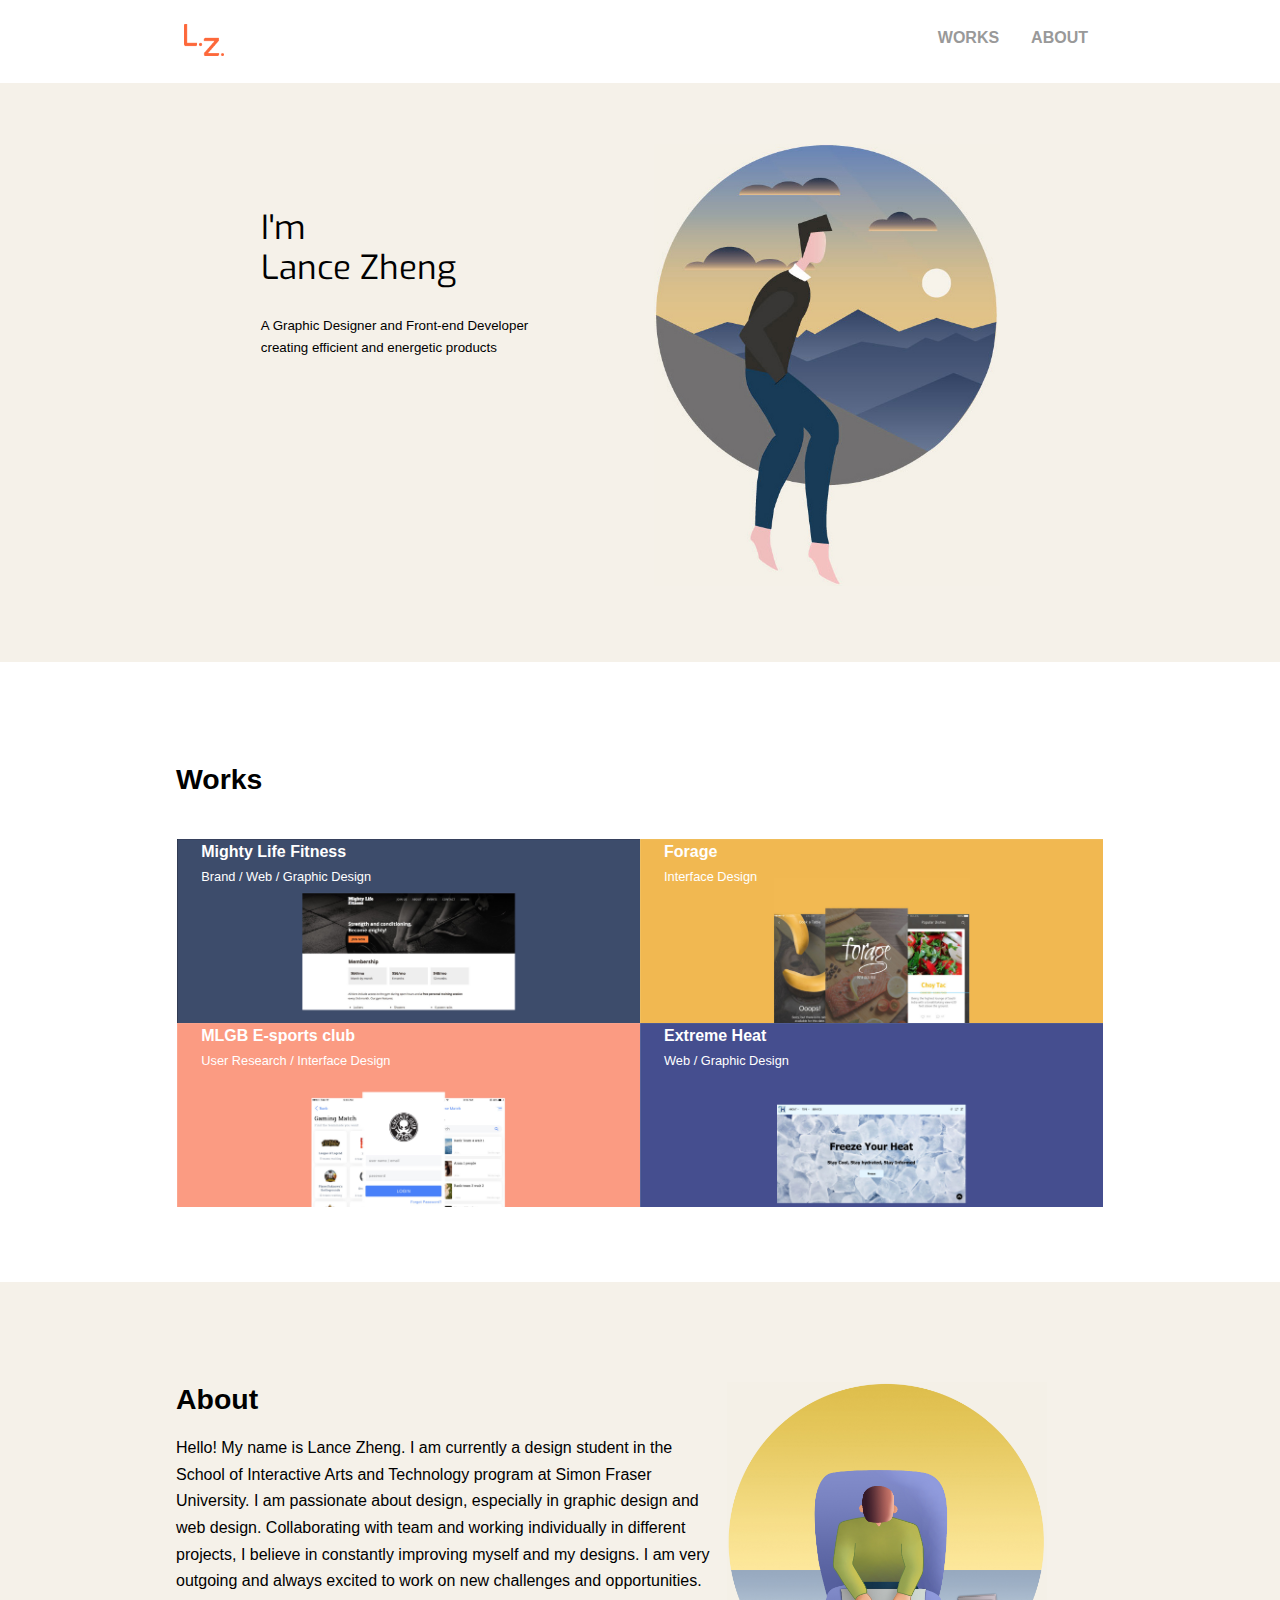
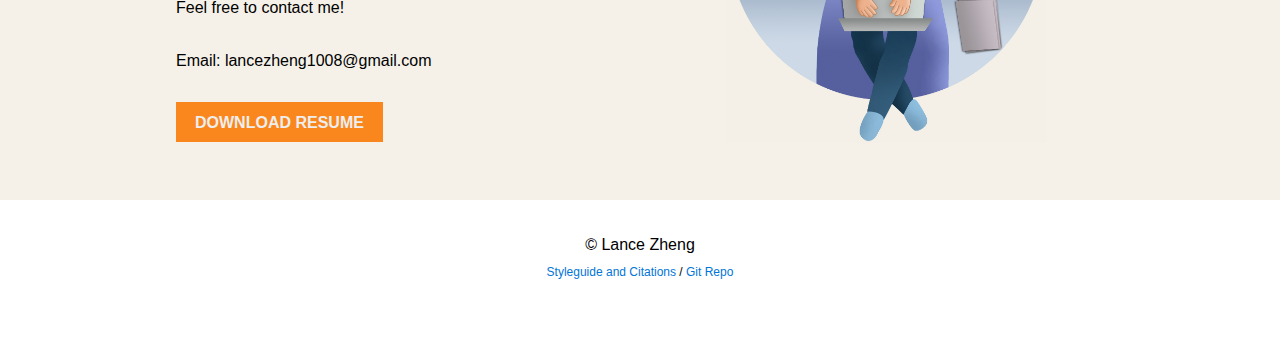
<file: index.html>
<!DOCTYPE html>
<html lang="en">
<head>
  <meta charset="utf-8">
  <meta name="viewport" content="width=device-width,initial-scale=1">
  <title>Lance Zheng</title>
  <link href="https://fonts.googleapis.com/css?family=Exo:700%7COOpen+Sans" rel="stylesheet">
  <link href="css/normalize.css" rel="stylesheet">
  <link href="css/main.css" rel="stylesheet">
  <link rel="apple-touch-icon-precomposed" sizes="144x144" href="img/apple-touch-icon-144.png">
  <link rel="apple-touch-icon-precomposed" sizes="152x152" href="img/apple-touch-icon-152.png">
  <link rel="icon" type="image/png" href="img/favicon-32.png" sizes="32x32">
  <link rel="icon" type="image/png" href="img/favicon-16.png" sizes="16x16">
</head>
<body>
  <main class="wrap-all">
    <div class="wrap-content">
      <header class="header-bar">
        <div class="wrap">
          <div class="img-item col col--2md">
          <a href="index.html" class="logo ">
              <img src="img/logo.png" alt="Logo" class="img-responsive img--logo">
          </a>
          </div>
          <nav class="nav">

                <ul class="nav__menu">
                  <li class="nav__item nav__item--toggle">
                    <a href="#" class="nav-btn">Menu</a>
                  </li><!--
                  --><li class="nav__item">
                    <a href="#works" class="nav-btn">Works</a>
                  </li><!--
                  --><li class="nav__item">
                    <a href="#about" class="nav-btn">About</a>
                  </li><!--
                  -->
                  <!-- <li class="nav__item">
                    <a href="contact.html" class="nav-btn">Contact</a>
                  </li> -->
                </ul>

          </nav>
        </div>
      </header>

      <section class="section intro">
        <div class="wrap" id="name">
          <div class="row">
            <div class="col col--5md intro-text">
                <h1 class="intro-name">I'm <br> <span>Lance Zheng</span></h1>

                <p class="intro-work"> A Graphic Designer and Front-end Developer <br>creating efficient and energetic products</p>
            </div>
            <div class="col col--7md ">
              <img src="img/landing-image.jpg" alt="introduction decoration image" class="img-responsive landing-image">
            </div>
          </div>
        </div>


      </section>
      <section class="section" id="works">
          <div class="wrap ">
            <h2>Works</h2>
            <ul class="row listings " >

              <li class="listings__item  listings__project--one  col col--6md">
                <a href="project-one.html" class="project--link">

                  <p class="listings__item--content--landing ">
                    <span class="listings__item-title">Mighty Life Fitness </span>
                    <span class="listings__item-prop">Brand / Web / Graphic Design</span>
                  </p>
                </a>
              </li>

              <li class="listings__item listings__project--two col col--6md">
                <a href="project-two.html" class="project--link">
                <p class="listings__item--content--landing">
                  <span class="listings__item-title">Forage</span>
                  <span class="listings__item-prop">Interface Design</span>
                </p>
              </a>
              </li>
              <li class="listings__item  listings__project--three  col col--6md">
                <a href="project-three.html" class="project--link">

                  <p class="listings__item--content--landing ">
                    <span class="listings__item-title"> MLGB E-sports club
                    </span>
                    <span class="listings__item-prop"> User Research / Interface Design
                    </span>
                  </p>
                </a>
              </li>

              <li class="listings__item listings__project--four  col col--6md">
                <a href="project-four.html" class="project--link">
                <p class="listings__item--content--landing">
                  <span class="listings__item-title">Extreme Heat</span>
                  <span class="listings__item-prop">Web / Graphic Design</span>
                </p>
              </a>
              </li>
            </ul>
          </div>
         </section>


           <section class="section" id="about">
              <div class="wrap ">


                <div class="row">
                  <div class="col col--7md ">
                    <h2>About</h2>
                    <p class="bio">Hello! My name is Lance Zheng. I am currently a design student in the School of Interactive Arts and Technology program at Simon Fraser University. I am passionate about design, especially in graphic design and web design. Collaborating with team and working individually in different projects, I believe in constantly improving myself and my designs. I am very outgoing and always excited to work on new challenges and opportunities. Feel free to contact me!
                    </p>
                    <p class="bio">Email: lancezheng1008@gmail.com
                    </p>
                    <p>
                      <a href="resume/lancezheng-resume.pdf" download="resume/lancezheng-resume.pdf" class="btn btn--primary ">Download Resume</a>
                    </p>
                  </div>
                  <div class="col col--5md ">
                    <img src="img/landing-image-2.jpg" alt="introduction decoration image" class="img-responsive landing-image-two">
                  </div>
                </div>

              </div>
            </section>

    </div>
    <footer class="footer">
      <div class="wrap">
          <p class="footer__copyright">
            &copy; Lance Zheng
          </p>
          <p class="footer__note">
            <a href="styleguide.html">Styleguide and Citations</a> /
            <a href="https://github.com/lancezheng/portfolio" target="_blank">Git Repo</a>
          </p>
      </div>
    </footer>
  </main>
  <script src="js/modernizr.js"></script>
</body>
</html>
</file>
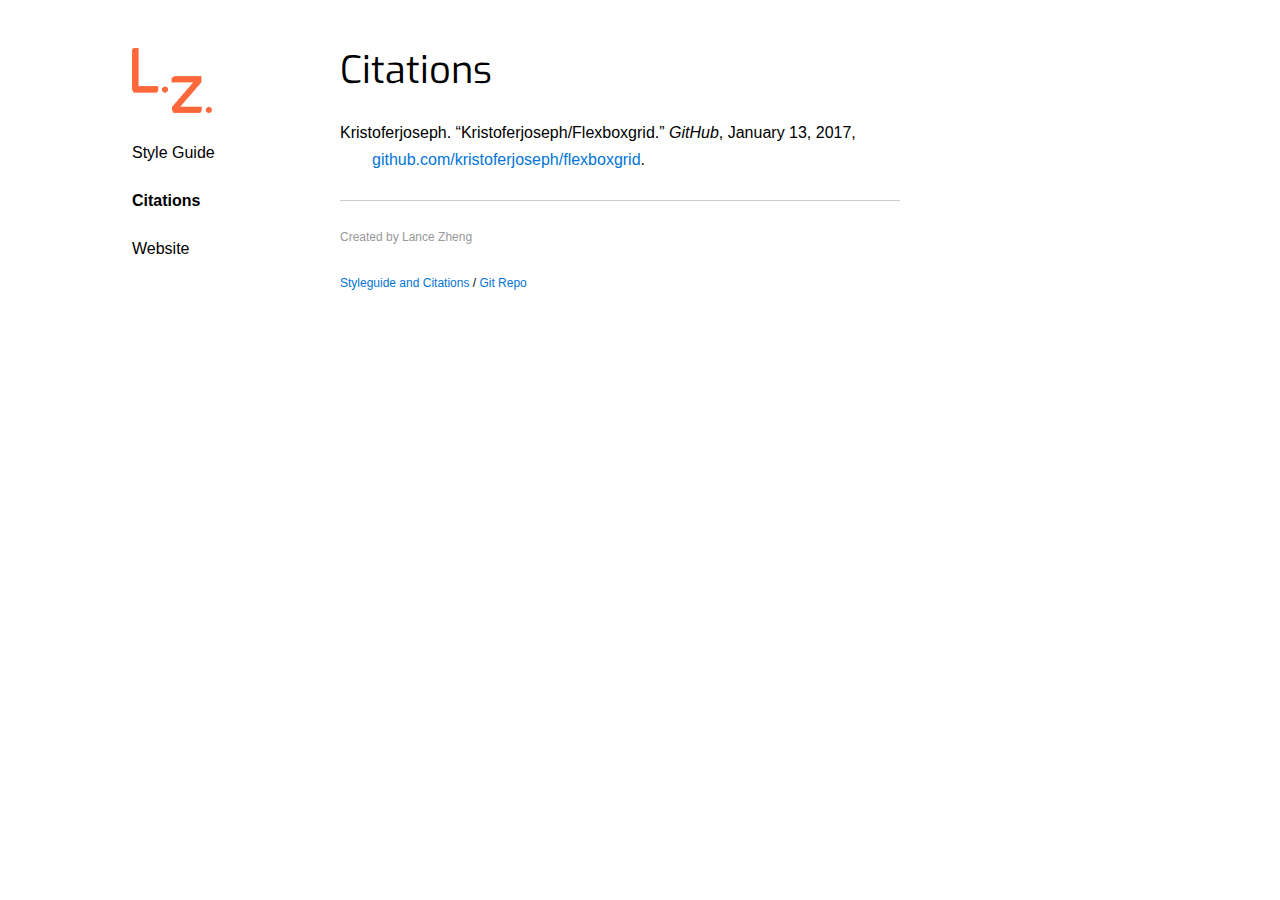
<file: citations.html>
<!DOCTYPE html>
<html lang="en">
<head>
  <meta charset="utf-8">
  <title>Mighty Life Fitness</title>
  <meta name="viewport" content="width=device-width,initial-scale=1">
  <link href="https://fonts.googleapis.com/css?family=Exo:700%7COOpen+Sans" rel="stylesheet">
  <link href="css/normalize.css" rel="stylesheet">
  <link href="css/main.css" rel="stylesheet">
  <link href="css/styleguide.css" rel="stylesheet">
  <link rel="apple-touch-icon-precomposed" sizes="144x144" href="img/apple-touch-icon-144.png">
  <link rel="apple-touch-icon-precomposed" sizes="152x152" href="img/apple-touch-icon-152.png">
  <link rel="icon" type="image/png" href="img/favicon-32.png" sizes="32x32">
  <link rel="icon" type="image/png" href="img/favicon-16.png" sizes="16x16">
</head>
<body>
  <main class="sg-wrap">
    <div class="sg-sidebar">
      <header class="sg-sidebar__content">
        <h1 class="sg-sidebar__logo">
          <a href="styleguide.html">
          <img src="img/logo.png" alt="Logo" class="img-responsive">
          </a>
        </h1>
        <nav class="sg-nav" >
          <ul class="sg-nav__list">
            <li>
              <a href="styleguide.html" class="sg-nav__item">Style Guide</a>
            </li>
            <li>
              <a href="citations.html" class="sg-nav__item sg-nav__item--page sg-nav__item--active">Citations</a>
            </li>
            <li>
              <a href="index.html" class="sg-nav__item sg-nav__item--page">Website</a>
            </li>
          </ul>
        </nav>
      </header>
    </div>
    <div class="sg-content">
      <div class="sg-content-wrap">
        <h1>
          Citations
        </h1>
        <ul class="sg-citations">
          <li>
            Kristoferjoseph. &ldquo;Kristoferjoseph/Flexboxgrid.&rdquo; <em>GitHub</em>, January 13, 2017, <a href="https://github.com/kristoferjoseph/flexboxgrid" target="_blank">github.com/kristoferjoseph/flexboxgrid</a>.
          </li>

        </ul>
        <footer>
          <p class="sg-footer-content">
            Created by Lance Zheng
          </p>
          <p class="footer__note">
            <a href="styleguide.html">Styleguide and Citations</a> /
            <a href="https://github.com/lancezheng/portfolio" target="_blank">Git Repo</a>
          </p>
        </footer>
      </div>
    </div>
  </main>
  <script src="../js/modernizr.js"></script>
</body>
</html>
</file>
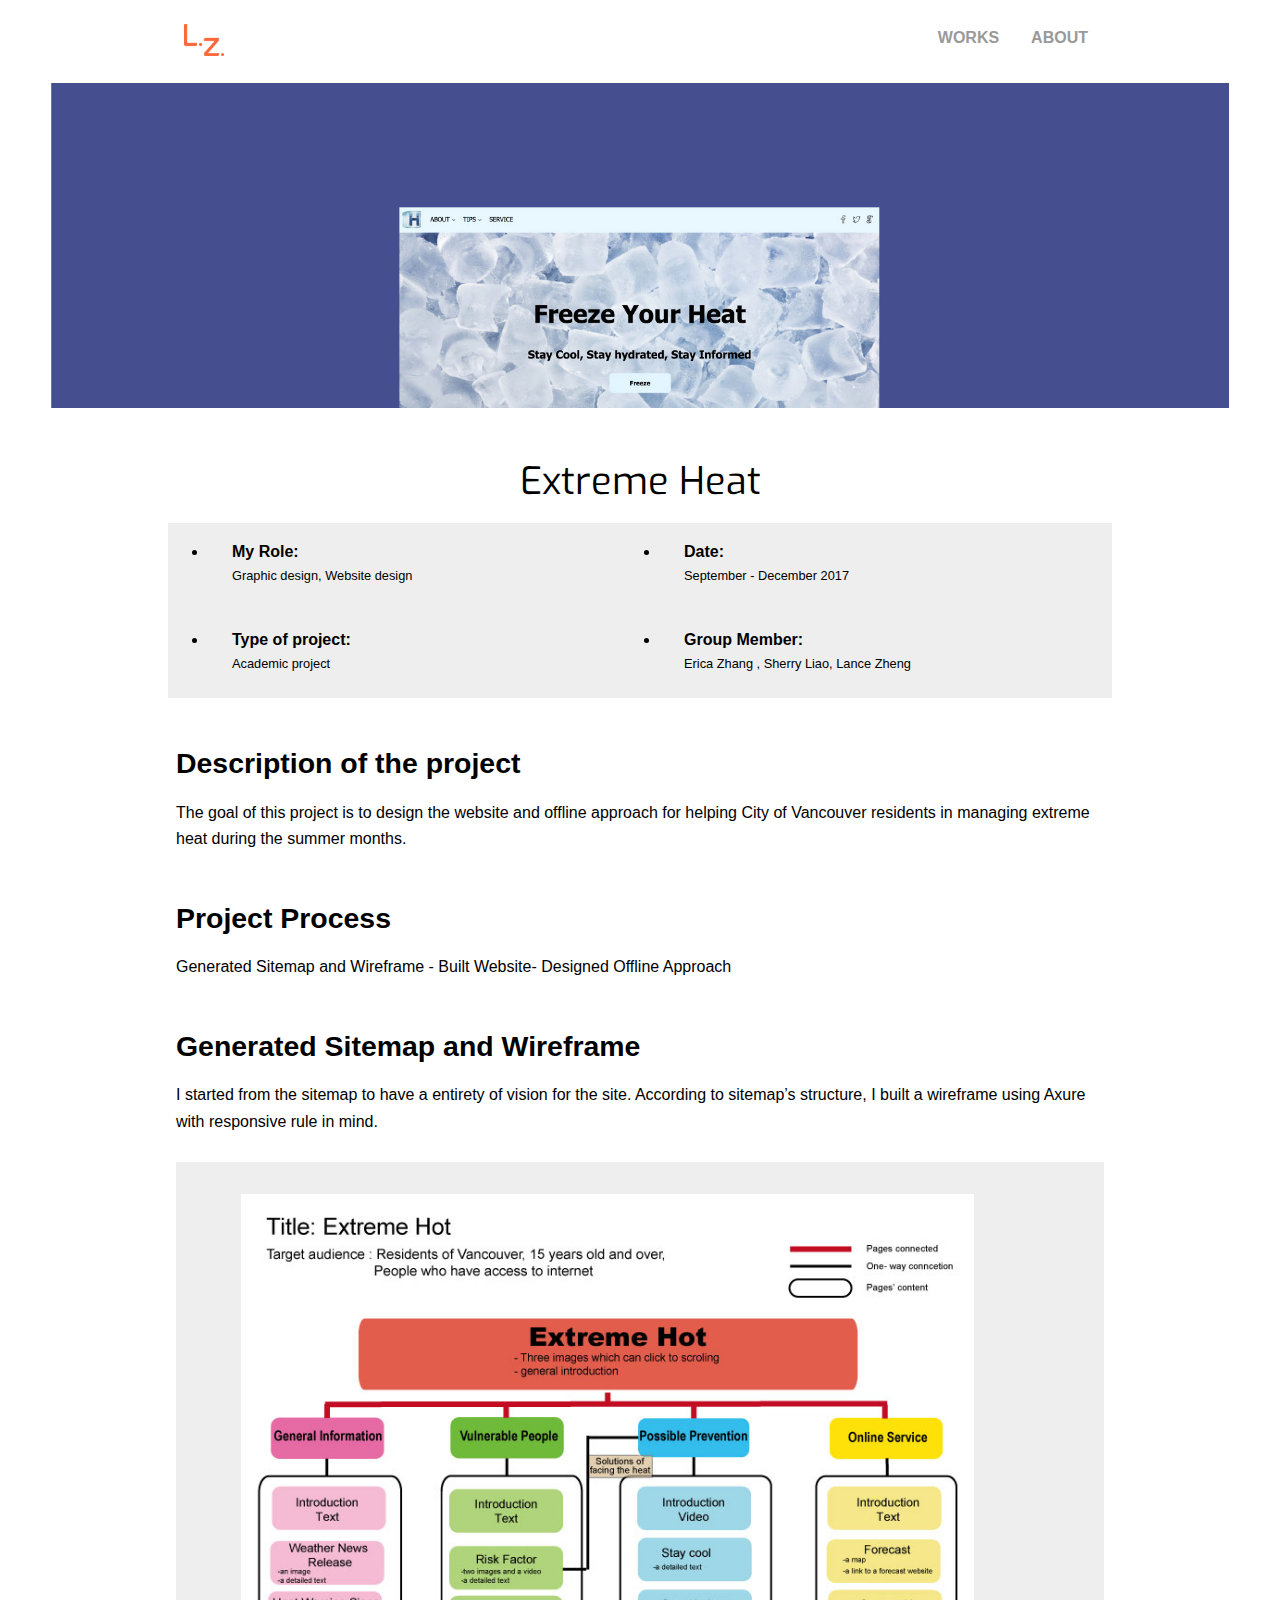
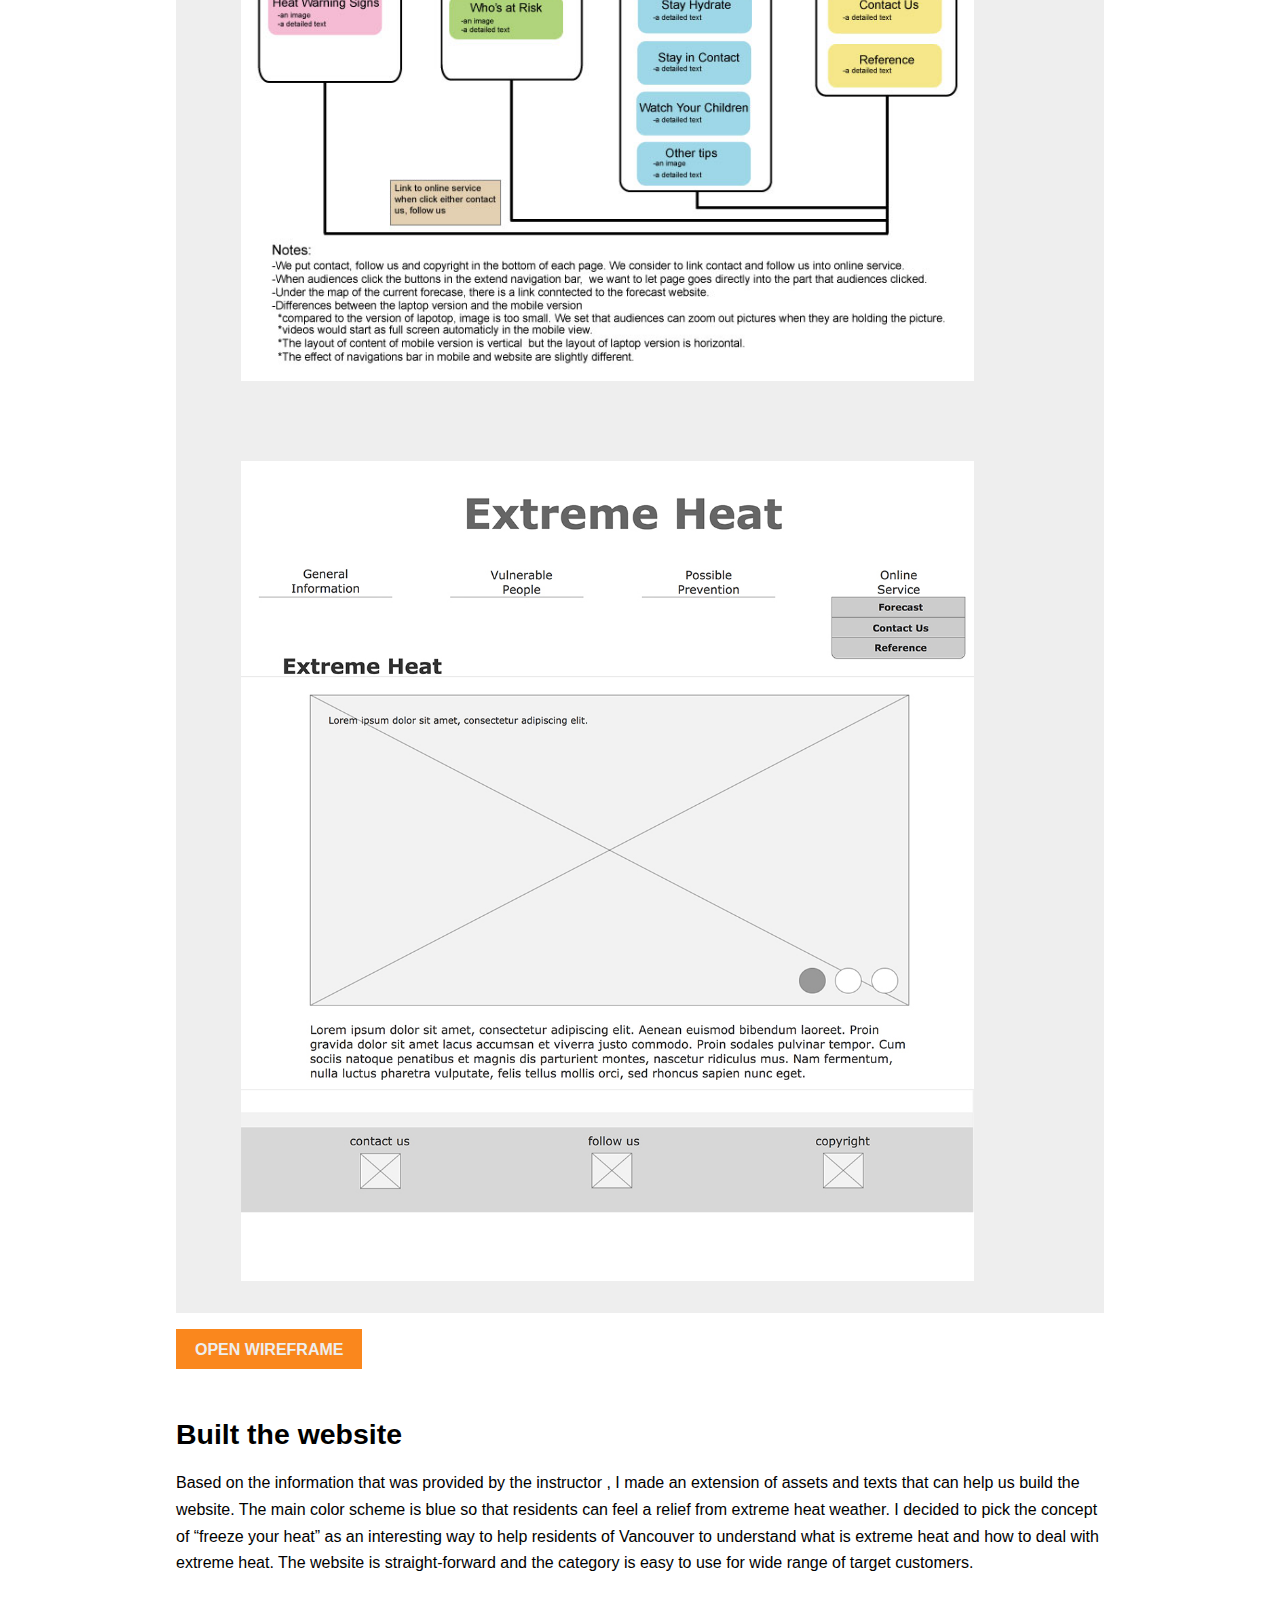
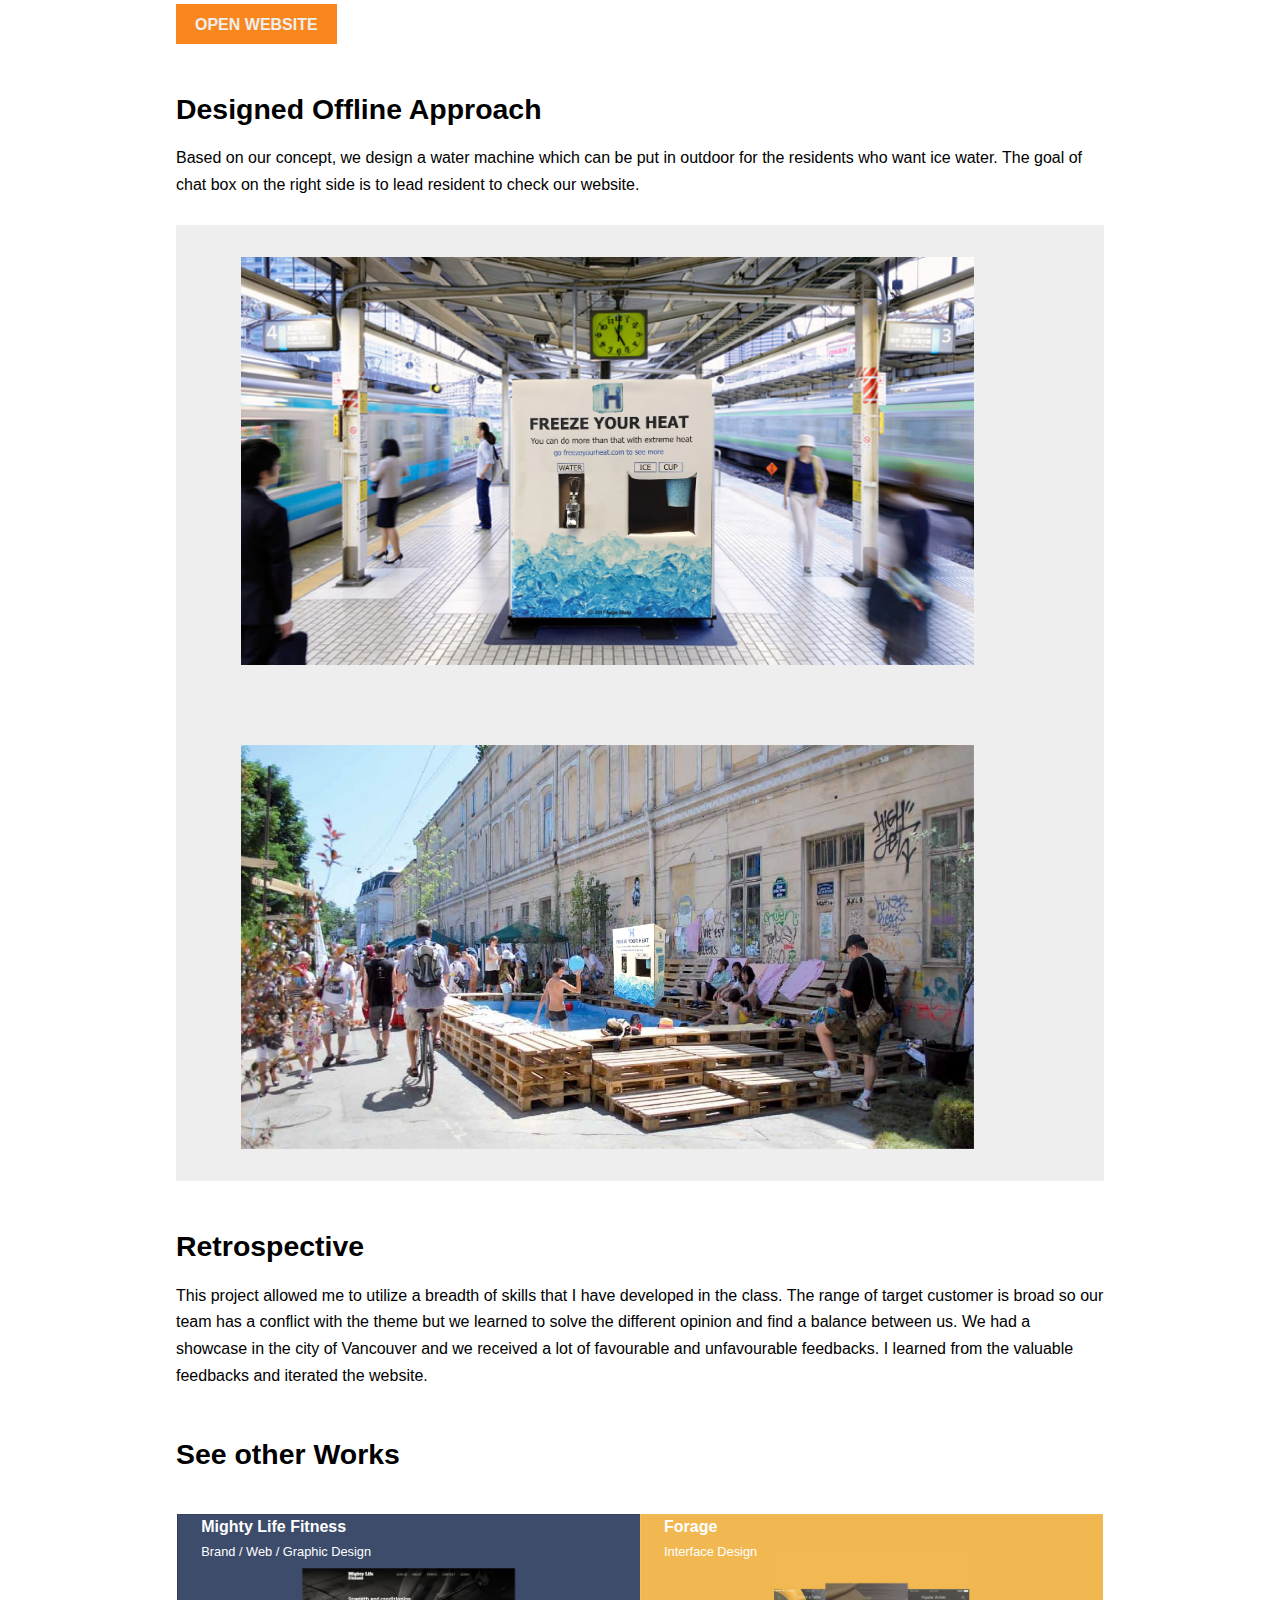
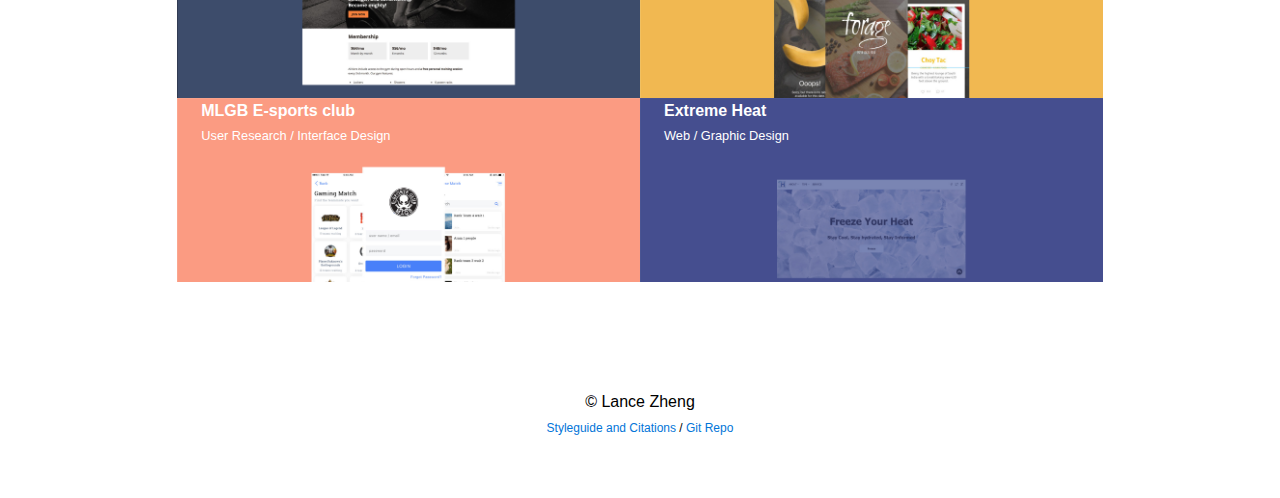
<file: project-four.html>
<!DOCTYPE html>
<html lang="en">
<head>
  <meta charset="utf-8">
  <title>Extreme Heat</title>
  <meta name="viewport" content="width=device-width,initial-scale=1">
  <link href="https://fonts.googleapis.com/css?family=Exo:700%7COOpen+Sans" rel="stylesheet">
  <link href="css/normalize.css" rel="stylesheet">
  <link href="css/main.css" rel="stylesheet">
  <link rel="apple-touch-icon-precomposed" sizes="144x144" href="img/apple-touch-icon-144.png">
  <link rel="apple-touch-icon-precomposed" sizes="152x152" href="img/apple-touch-icon-152.png">
  <link rel="icon" type="image/png" href="img/favicon-32.png" sizes="32x32">
  <link rel="icon" type="image/png" href="img/favicon-16.png" sizes="16x16">
</head>
<body>
  <main class="wrap-all">
    <div class="wrap-content">
      <header class="header-bar">
        <div class="wrap">
          <div class="img-item col col--2md">
          <a href="index.html" class="logo ">
              <img src="img/logo.png" alt="Logo" class="img-responsive img--logo">
          </a>
          </div>
          <nav class="nav">

                <ul class="nav__menu">
                  <li class="nav__item nav__item--toggle">
                    <a href="#" class="nav-btn">Menu</a>
                  </li><!--
                  --><li class="nav__item">
                    <a href="index.html#works" class="nav-btn">Works</a>
                  </li><!--
                  --><li class="nav__item">
                    <a href="index.html#about" class="nav-btn">About</a>
                  </li><!--
                  -->

                </ul>

          </nav>
        </div>
      </header>

      <div class="project portfolio--project--four">
        <div class="project__wrap wrap">
          <div class="project__content">

          </div>

        </div>
      </div>
      <section class="section">
        <div class="wrap">
          <h1 class="project__title">
            Extreme Heat
          </h1>
          <ul class="row listing listings--project" >
            <li class="listings__item col col--6md">
              <p class="listings__item-content ">
                <span class="listings__item-title">My Role:</span>
                <span class="listings__item-prop">Graphic design, Website design</span>
              </p>
            </li>
            <li class="listings__item col col--6md">
              <p class="listings__item-content ">
                <span class="listings__item-title">Date:</span>
                <span class="listings__item-prop">September - December 2017</span>
              </p>
            </li>
            <li class="listings__item col col--6md">
              <p class="listings__item-content ">
                <span class="listings__item-title">Type of project:</span>
                <span class="listings__item-prop">Academic project</span>
              </p>
            </li>
            <li class="listings__item col col--6md">
              <p class="listings__item-content ">
                <span class="listings__item-title">Group Member:</span>
                <span class="listings__item-prop">Erica Zhang , Sherry Liao, Lance Zheng</span>
              </p>
            </li>
          </ul>
        </div>

       <div class="wrap ">
       <h2 class="project-subtitle">Description of the project</h2>
       <p>The goal of this project is to design the website and offline approach for helping City of Vancouver residents in managing extreme heat during the summer months.
       </p>
       <h2 class="project-subtitle">Project Process </h2>
       <p>Generated Sitemap and Wireframe - Built Website- Designed Offline Approach
       </p>

       <h2 class="project-subtitle">Generated Sitemap and Wireframe</h2>
       <p>
         I started from the sitemap to have a entirety of vision for the site.  According to sitemap’s structure, I built a wireframe using Axure with responsive rule in mind.
       </p>
       <div class="listings--project">
         <a href="img/Final-sitemap.jpg" target="_blank" >
           <img src="img/Final-sitemap.jpg" alt="sitemap" class="img-responsive project-image">
         </a>
         <a href="img/extreme-heat-wireframe.jpg" target="_blank" >
           <img src="img/extreme-heat-wireframe.jpg" alt="extreme heat wireframe" class="img-responsive project-image">
         </a>

       </div>
       <p>
       <a href="http://www.sfu.ca/~yimingz/P02/index.html" target="_blank" class="btn btn--primary">
         Open Wireframe
       </a>
     </p>
       <h2 class="project-subtitle"> Built the website </h2>
       <p>
         Based on the information that was provided by the instructor , I made an extension of assets and texts that can help us build the website.  The main color scheme is blue so that residents can feel a relief from extreme heat weather.

         I decided to pick the concept of “freeze your heat” as an interesting way to help residents of Vancouver to understand what is extreme heat and how to deal with extreme heat. The website is straight-forward and the category is easy to use for wide range of target customers.
       </p>

       <p>
       <a href="http://www.sfu.ca/~yimingz/P04/home.html"  target="_blank" class="btn btn--primary">
         Open Website
       </a>
     </p>

      <h2 class="project-subtitle"> Designed Offline Approach</h2>
       <p>
         Based on our concept, we design a water machine which can be put in outdoor for the residents who want ice water.  The goal of chat box on the right side is to lead resident to check our website.
       </p>
       <div class="listings--project">
         <a href="img/offline-1.png" target="_blank" >
           <img src="img/offline-1.png" alt="offline " class="img-responsive project-image">
         </a>
         <a href="img/offline-2.png" target="_blank" >
           <img src="img/offline-2.png" alt="offline" class="img-responsive project-image">
         </a>
      </div>
       <h2 class="project-subtitle"> Retrospective</h2>
       <p>
         This project allowed me to utilize a breadth of skills that I have developed in the class. The range of target customer is broad so our team has a conflict with the theme but we learned to solve the different opinion and find a balance between us.

         We had a showcase in the city of Vancouver and we received a lot of favourable and unfavourable feedbacks. I learned from the valuable feedbacks and iterated the website.


 
       </p>


     </div>
     <div class="wrap ">
       <h2 class="project-subtitle">See other Works</h2>
       <ul class="row listings " >

         <li class="listings__item  listings__project--one  col col--6md">
           <a href="project-one.html" class="project--link">

             <p class="listings__item--content--landing ">
               <span class="listings__item-title">Mighty Life Fitness </span>
               <span class="listings__item-prop">Brand / Web / Graphic Design</span>
             </p>
           </a>
         </li>

         <li class="listings__item listings__project--two col col--6md">
           <a href="project-two.html" class="project--link">
           <p class="listings__item--content--landing">
             <span class="listings__item-title">Forage</span>
             <span class="listings__item-prop">Interface Design</span>
           </p>
         </a>
         </li>
         <li class="listings__item  listings__project--three  col col--6md">
           <a href="project-three.html" class="project--link">

             <p class="listings__item--content--landing ">
               <span class="listings__item-title"> MLGB E-sports club
               </span>
               <span class="listings__item-prop"> User Research / Interface Design
               </span>
             </p>
           </a>
         </li>

         <li class="listings__item listings__project--four--active  col col--6md">
           <p class="listings__item--content--landing">
             <span class="listings__item-title">Extreme Heat</span>
             <span class="listings__item-prop">Web / Graphic Design</span>
           </p>
         </li>
       </ul>
     </div>
    </section>
    </div>
    <footer class="footer">
      <div class="wrap">
          <p class="footer__copyright">
            &copy; Lance Zheng
          </p>
          <p class="footer__note">
            <a href="styleguide.html">Styleguide and Citations</a> /
            <a href="https://github.com/lancezheng/portfolio" target="_blank">Git Repo</a>
          </p>
      </div>
    </footer>
  </main>
  <script src="js/modernizr.js"></script>
</body>
</html>
</file>
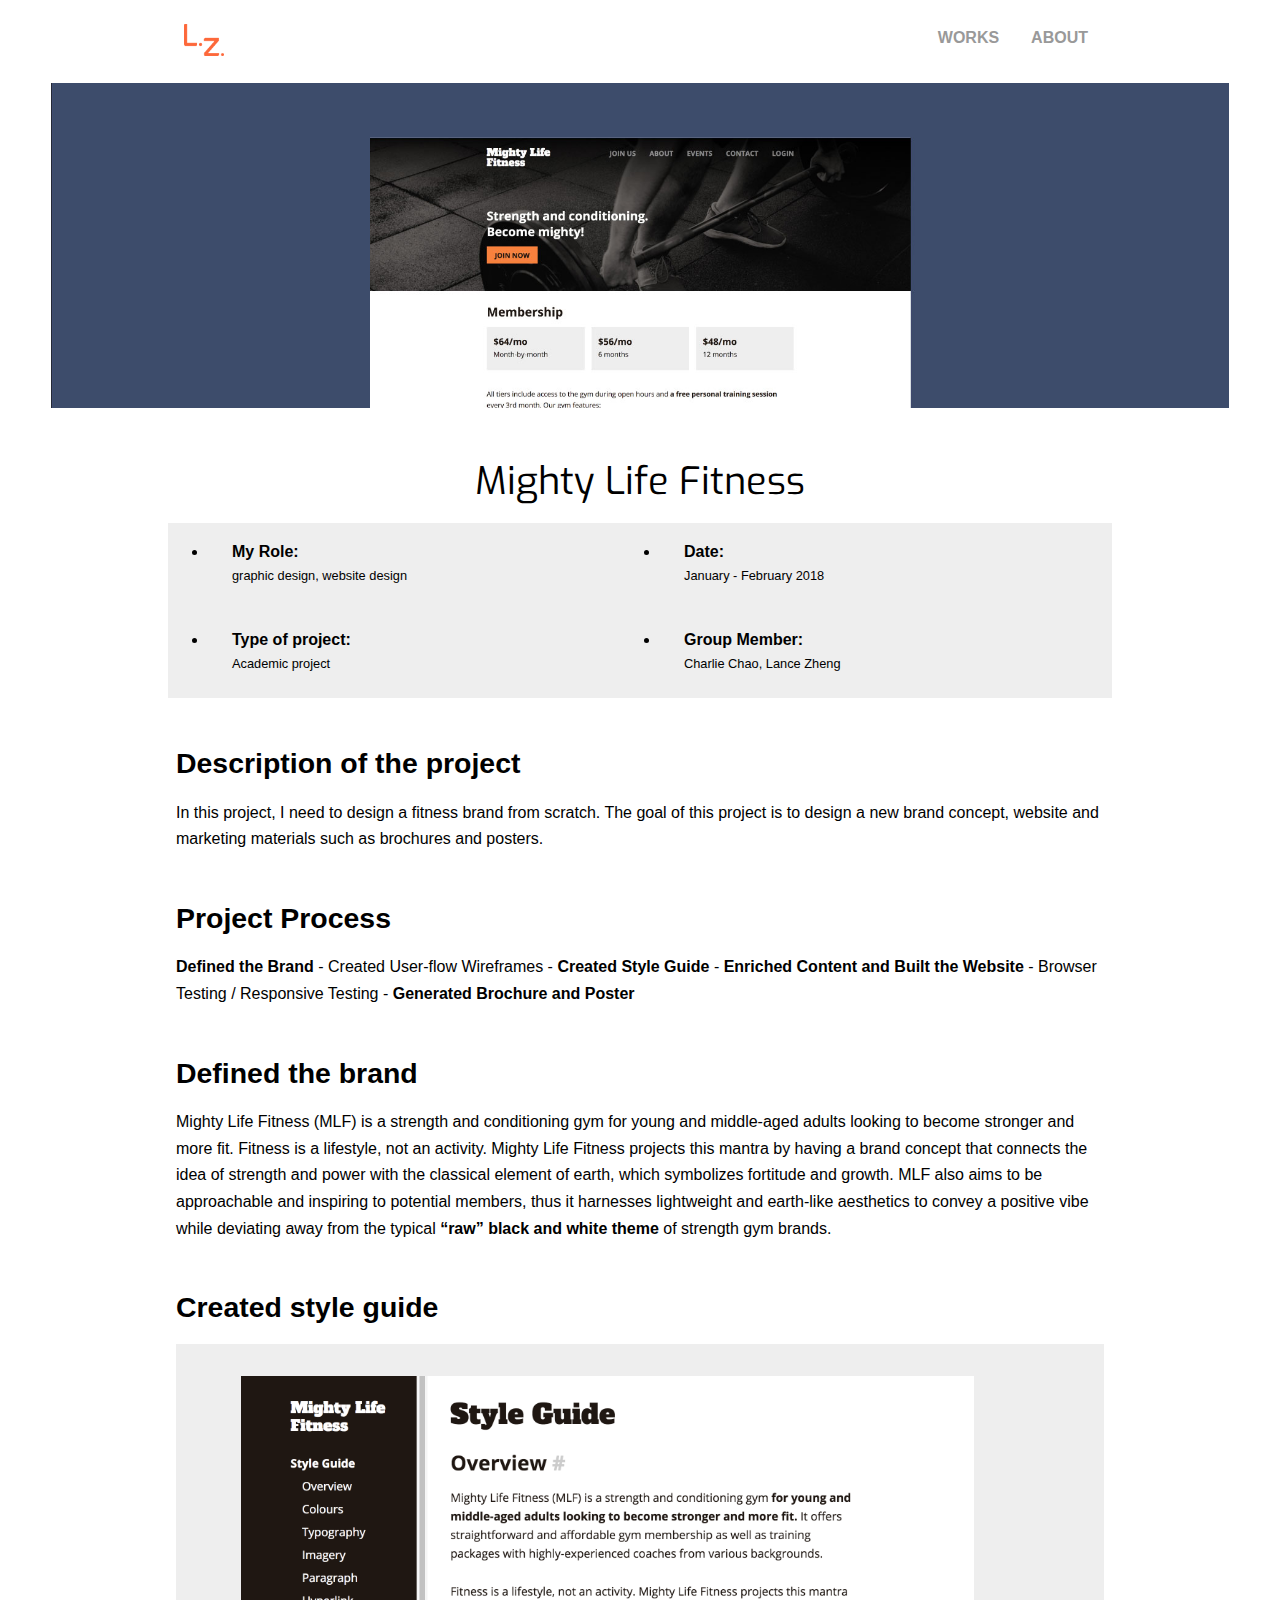
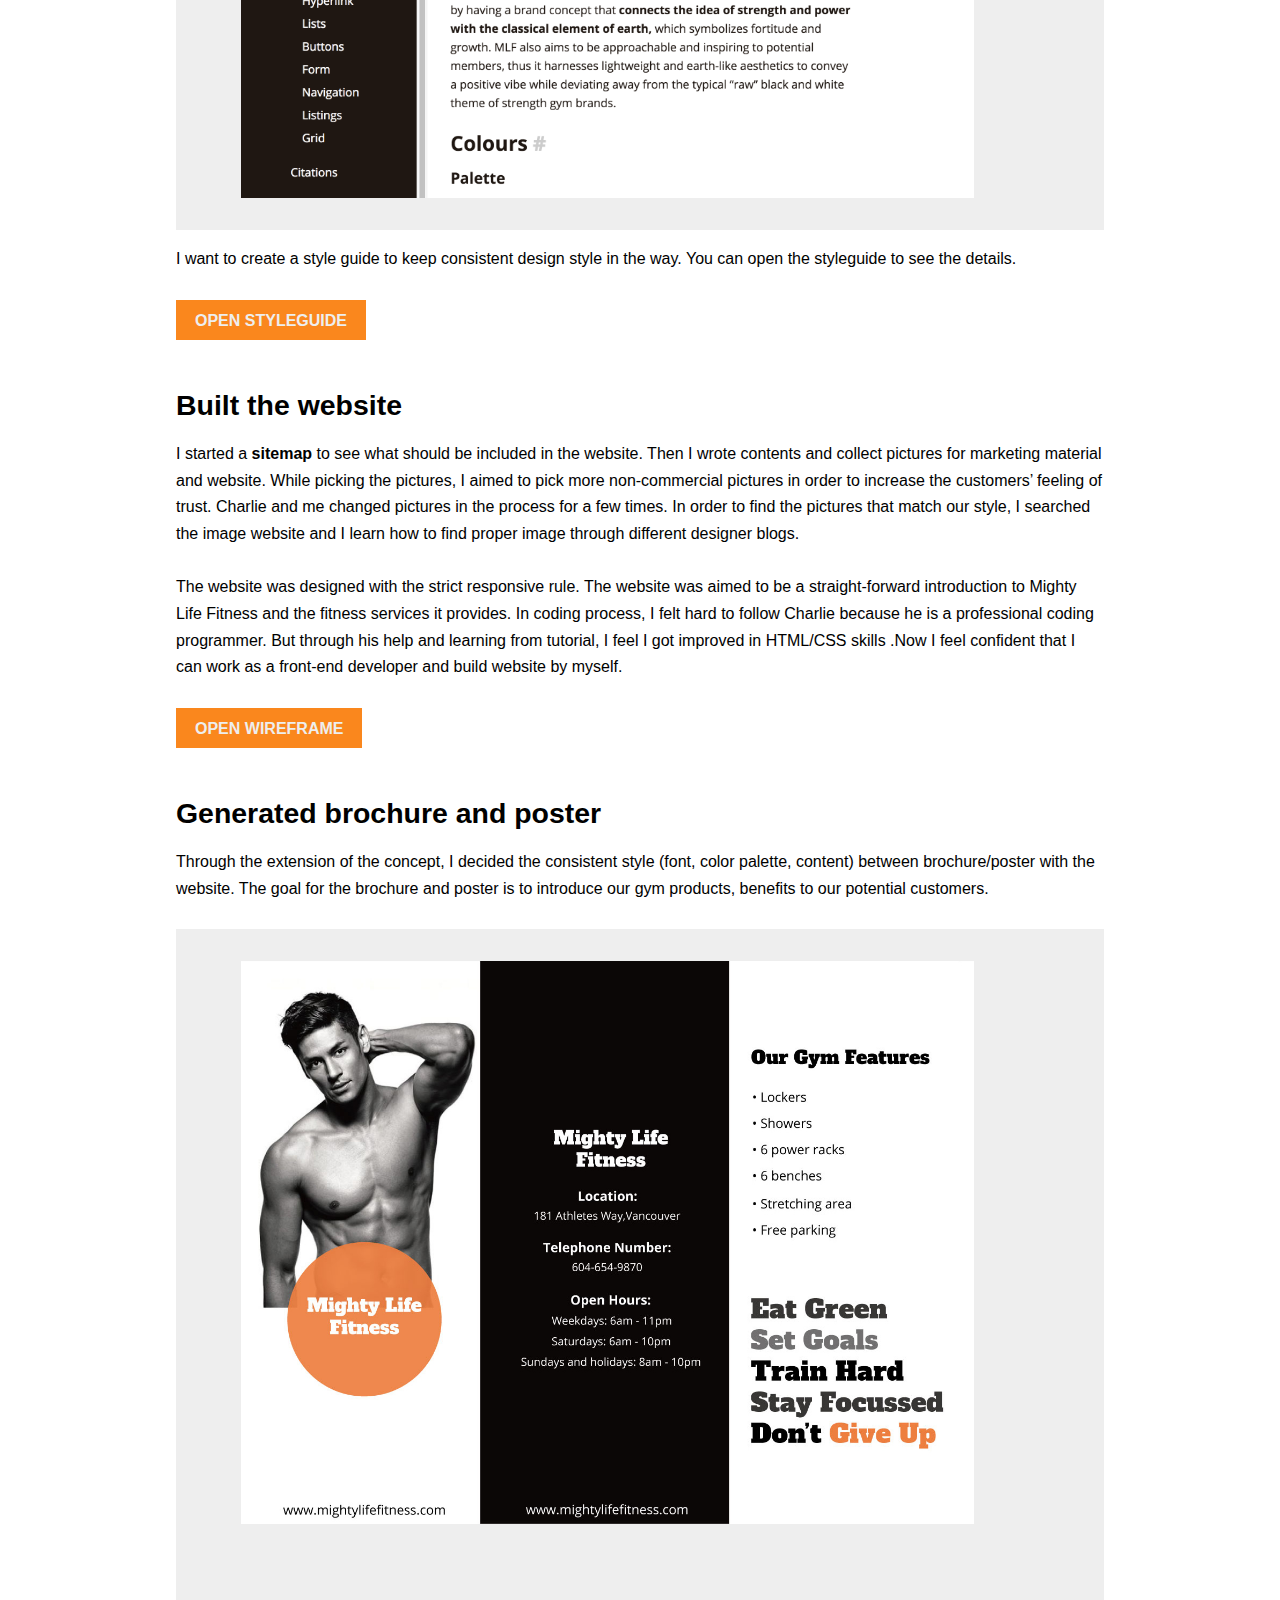
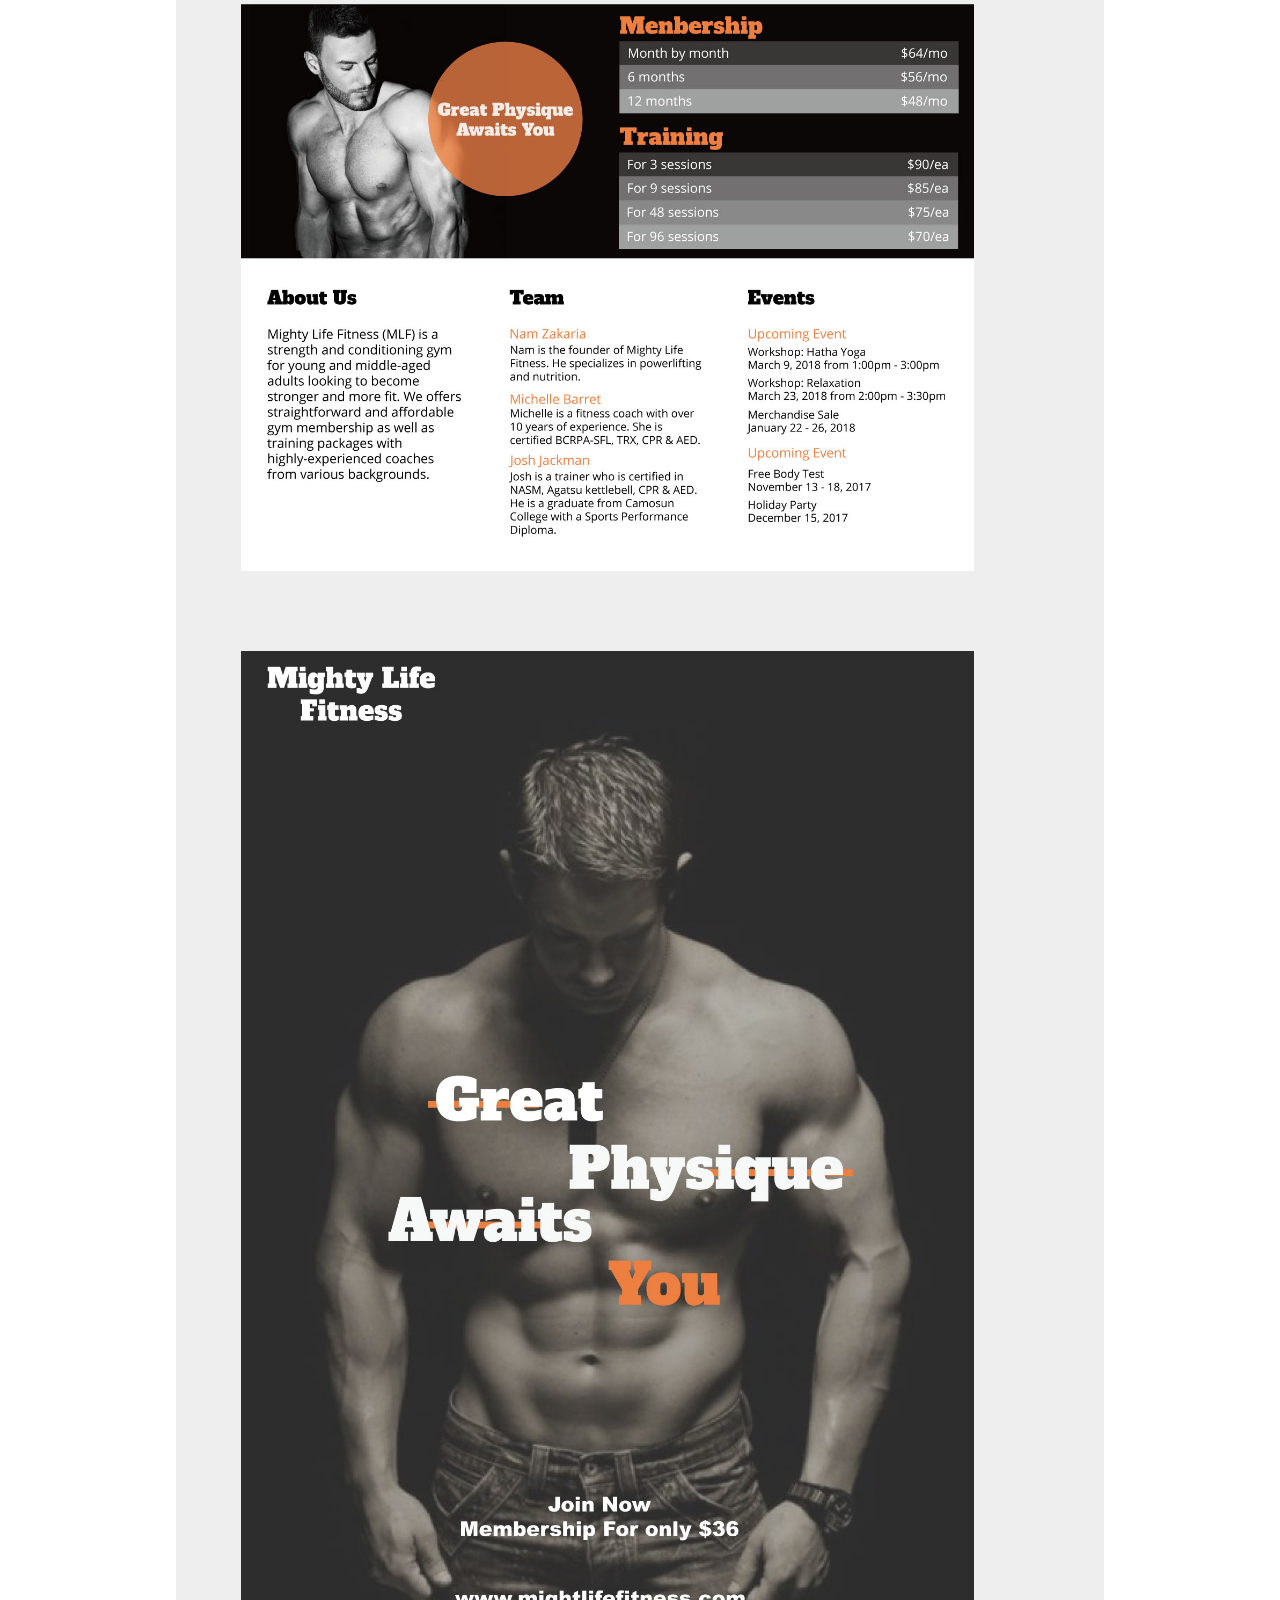
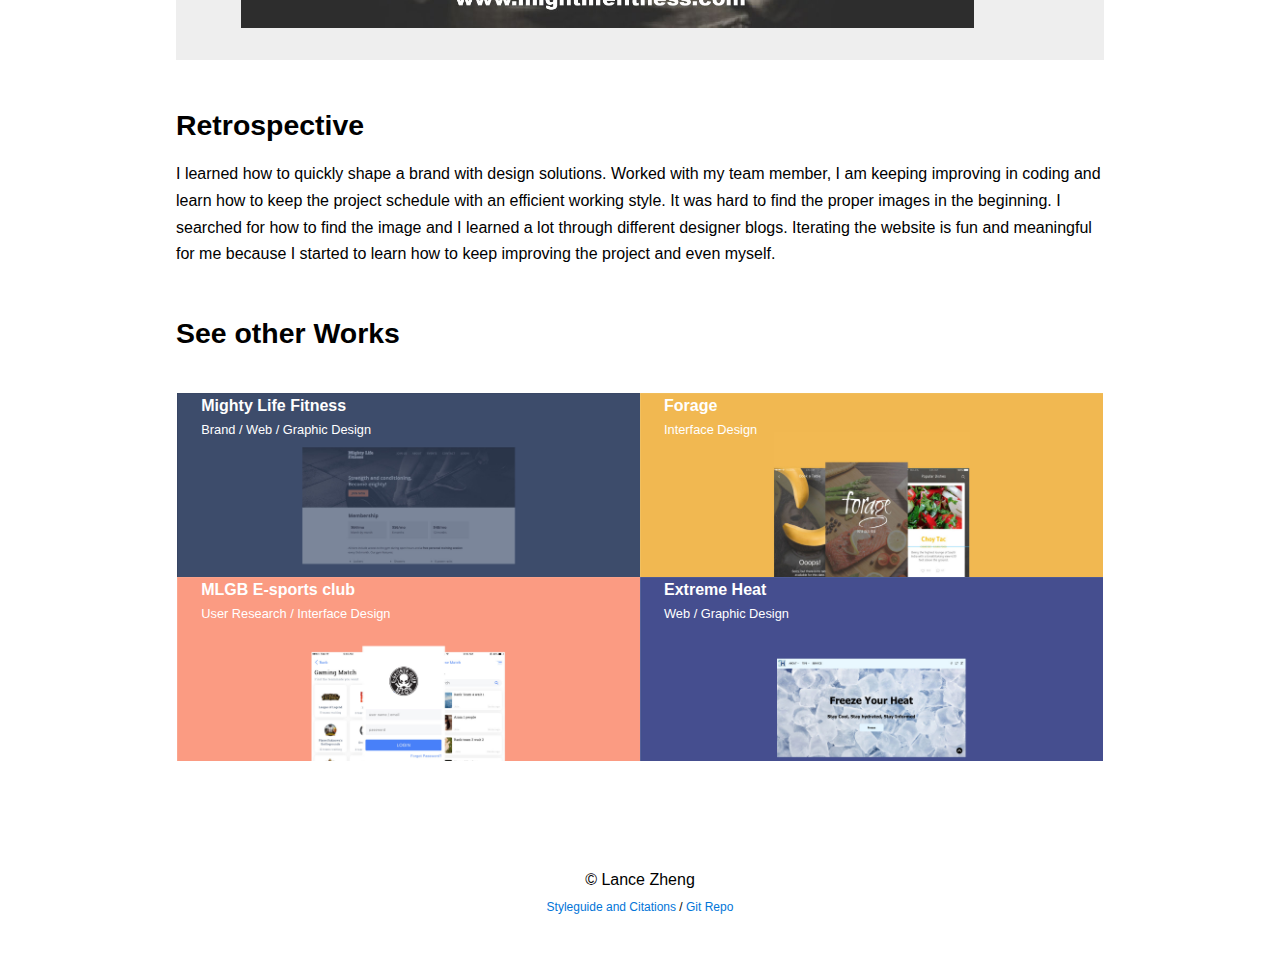
<file: project-one.html>
<!DOCTYPE html>
<html lang="en">
<head>
  <meta charset="utf-8">
  <title>Mighty Life Fitness</title>
  <meta name="viewport" content="width=device-width,initial-scale=1">
  <link href="https://fonts.googleapis.com/css?family=Exo:700%7COOpen+Sans" rel="stylesheet">
  <link href="css/normalize.css" rel="stylesheet">
  <link href="css/main.css" rel="stylesheet">
  <link rel="apple-touch-icon-precomposed" sizes="144x144" href="img/apple-touch-icon-144.png">
  <link rel="apple-touch-icon-precomposed" sizes="152x152" href="img/apple-touch-icon-152.png">
  <link rel="icon" type="image/png" href="img/favicon-32.png" sizes="32x32">
  <link rel="icon" type="image/png" href="img/favicon-16.png" sizes="16x16">
</head>
<body>
  <main class="wrap-all">
    <div class="wrap-content">
      <header class="header-bar">
        <div class="wrap">
          <div class="img-item col col--2md">
          <a href="index.html" class="logo ">
              <img src="img/logo.png" alt="Logo" class="img-responsive img--logo">
          </a>
          </div>
          <nav class="nav">

                <ul class="nav__menu">
                  <li class="nav__item nav__item--toggle">
                    <a href="#" class="nav-btn">Menu</a>
                  </li><!--
                  --><li class="nav__item">
                    <a href="index.html#works" class="nav-btn">Works</a>
                  </li><!--
                  --><li class="nav__item">
                    <a href="index.html#about" class="nav-btn">About</a>
                  </li><!--
                  -->

                </ul>

          </nav>
        </div>
      </header>

      <div class="project portfolio--project--one">
        <div class="project__wrap wrap">
          <div class="project__content">

          </div>

        </div>
      </div>
      <section class="section">
        <div class="wrap">
          <h1 class="project__title">
            Mighty Life Fitness
          </h1>
          <ul class="row listing listings--project" >
            <li class="listings__item  col col--6md">
              <p class="listings__item-content ">
                <span class="listings__item-title">My Role:</span>
                <span class="listings__item-prop">graphic design, website design</span>
              </p>
            </li>
            <li class="listings__item col col--6md">
              <p class="listings__item-content ">
                <span class="listings__item-title">Date:</span>
                <span class="listings__item-prop">January - February 2018</span>
              </p>
            </li>
            <li class="listings__item col col--6md">
              <p class="listings__item-content ">
                <span class="listings__item-title">Type of project:</span>
                <span class="listings__item-prop">Academic project</span>
              </p>
            </li>
            <li class="listings__item listings__item--alt  col col--6md">
              <p class="listings__item-content ">
                <span class="listings__item-title">Group Member:</span>
                <span class="listings__item-prop">Charlie Chao, Lance Zheng</span>
              </p>
            </li>
          </ul>
        </div>

       <div class="wrap ">
       <h2 class="project-subtitle">Description of the project</h2>
       <p>In this project, I need to design a fitness brand from scratch. The goal of this project is to design a new brand concept, website and marketing materials such as brochures and posters. 

       </p>
       <h2 class="project-subtitle">Project Process </h2>
       <p><strong>Defined the Brand </strong>- Created User-flow Wireframes - <strong>Created Style Guide</strong> - <strong>Enriched Content and Built the Website</strong> - Browser Testing / Responsive Testing - <strong>Generated Brochure and Poster</strong>

       </p>
       <h2 class="project-subtitle">Defined the brand </h2>
       <p>
       Mighty Life Fitness (MLF) is a strength and conditioning gym for young and middle-aged adults looking to become stronger and more fit.

       Fitness is a lifestyle, not an activity. Mighty Life Fitness projects this mantra by having a brand concept that connects the idea of strength and power with the classical element of earth, which symbolizes fortitude and growth. MLF also aims to be approachable and inspiring to potential members, thus it harnesses lightweight and earth-like aesthetics to convey a positive vibe while deviating away from the typical <strong>“raw” black and white theme</strong> of strength gym brands.

       </p>


       <h2 class="project-subtitle"> Created style guide </h2>

      <div class="listings--project">
       <a href="img/styleguide.png" target="_blank">
         <img src="img/styleguide.png" alt="styleguide" class="img-responsive project-image">
      </a>
    </div>
      <p>
        I want to create a style guide to keep consistent design style in the way. You can open the styleguide to see the details.

        </details>

      </p>
       <p>
       <a href="http://www.sfu.ca/~yimingz/mighty-life-fitness/mighty-life-fitness/styleguide.html" target="_blank" class="btn btn--primary">
         Open Styleguide
       </a>
       </p>
       <h2 class="project-subtitle"> Built the website </h2>
       <p>
         I started a <strong>sitemap</strong> to see what should be included in the website.  Then I wrote contents and collect pictures for marketing material and website. While picking the pictures, I aimed to pick more non-commercial pictures in order to increase the customers’ feeling of trust. Charlie and me changed pictures in the process for a few times. In order to find the pictures that match our style, I searched the image website and I learn how to find proper image through different designer blogs.
       </p>
       <p>
         The website was designed with the strict responsive rule. The website was aimed to be a straight-forward introduction to Mighty Life Fitness and the fitness services it provides. In coding process, I felt hard to follow Charlie because he is a professional coding programmer. But through his help and learning from tutorial, I feel I got improved in HTML/CSS skills .Now I feel confident that I can work as a front-end developer and build website by myself.

       </p>
       <p>
       <a href="http://www.sfu.ca/~yimingz/mighty-life-fitness/mighty-life-fitness/index.html" target="_blank" class="btn btn--primary">
         Open Wireframe
       </a>
     </p>

       <h2 class="project-subtitle">Generated brochure and poster</h2>
       <p>
         Through the extension of the concept, I decided the consistent style (font, color palette, content) between brochure/poster with the website.

         The goal for the brochure and poster is to introduce our gym products, benefits to our potential customers.
       </p>
       <div class="listings--project">
       <a href="img/fitness-brochure-one.jpg" target="_blank" >
         <img src="img/fitness-brochure-one.jpg" alt="brochure" class="img-responsive project-image">
      </a>
      <a href="img/fitness-brochure-two.jpg" target="_blank" >
        <img src="img/fitness-brochure-two.jpg" alt="brochure" class="img-responsive project-image">
     </a>
     <a href="img/fitness-poster.jpg" target="_blank" >
       <img src="img/fitness-poster.jpg" alt="poster" class="img-responsive project-image">
    </a>
     </div>
       <h2 class="project-subtitle"> Retrospective</h2>
       <p>
         I learned how to quickly shape a brand with design solutions. Worked with my team member, I am keeping improving in coding and learn how to keep the project schedule with an efficient working style.

         It was hard to find the proper images in the beginning. I searched for how to find the image and I learned a lot through different designer blogs.

         Iterating the website is fun and meaningful for me because I started to learn how to keep improving the project and even myself.

 
       </p>


     </div>
     <div class="wrap ">
       <h2 class="project-subtitle">See other Works</h2>
       <ul class="row listings " >

         <li class="listings__item  listings__project--one--active  col col--6md">
             <p class="listings__item--content--landing ">
               <span class="listings__item-title">Mighty Life Fitness </span>
               <span class="listings__item-prop">Brand / Web / Graphic Design</span>
             </p>
         </li>

         <li class="listings__item listings__project--two col col--6md">
           <a href="project-two.html" class="project--link">
           <p class="listings__item--content--landing">
             <span class="listings__item-title">Forage</span>
             <span class="listings__item-prop">Interface Design</span>
           </p>
         </a>
         </li>
         <li class="listings__item  listings__project--three  col col--6md">
           <a href="project-three.html" class="project--link">

             <p class="listings__item--content--landing ">
               <span class="listings__item-title"> MLGB E-sports club
               </span>
               <span class="listings__item-prop"> User Research / Interface Design
               </span>
             </p>
           </a>
         </li>

         <li class="listings__item listings__project--four  col col--6md">
           <a href="project-four.html" class="project--link">
           <p class="listings__item--content--landing">
             <span class="listings__item-title">Extreme Heat</span>
             <span class="listings__item-prop">Web / Graphic Design</span>
           </p>
         </a>
         </li>
       </ul>
     </div>
    </section>

    </div>
    <footer class="footer">
      <div class="wrap">
          <p class="footer__copyright">
            &copy; Lance Zheng
          </p>
          <p class="footer__note">
            <a href="styleguide.html">Styleguide and Citations</a> /
            <a href="https://github.com/lancezheng/portfolio" target="_blank">Git Repo</a>
          </p>
      </div>
    </footer>
  </main>
  <script src="js/modernizr.js"></script>
</body>
</html>
</file>
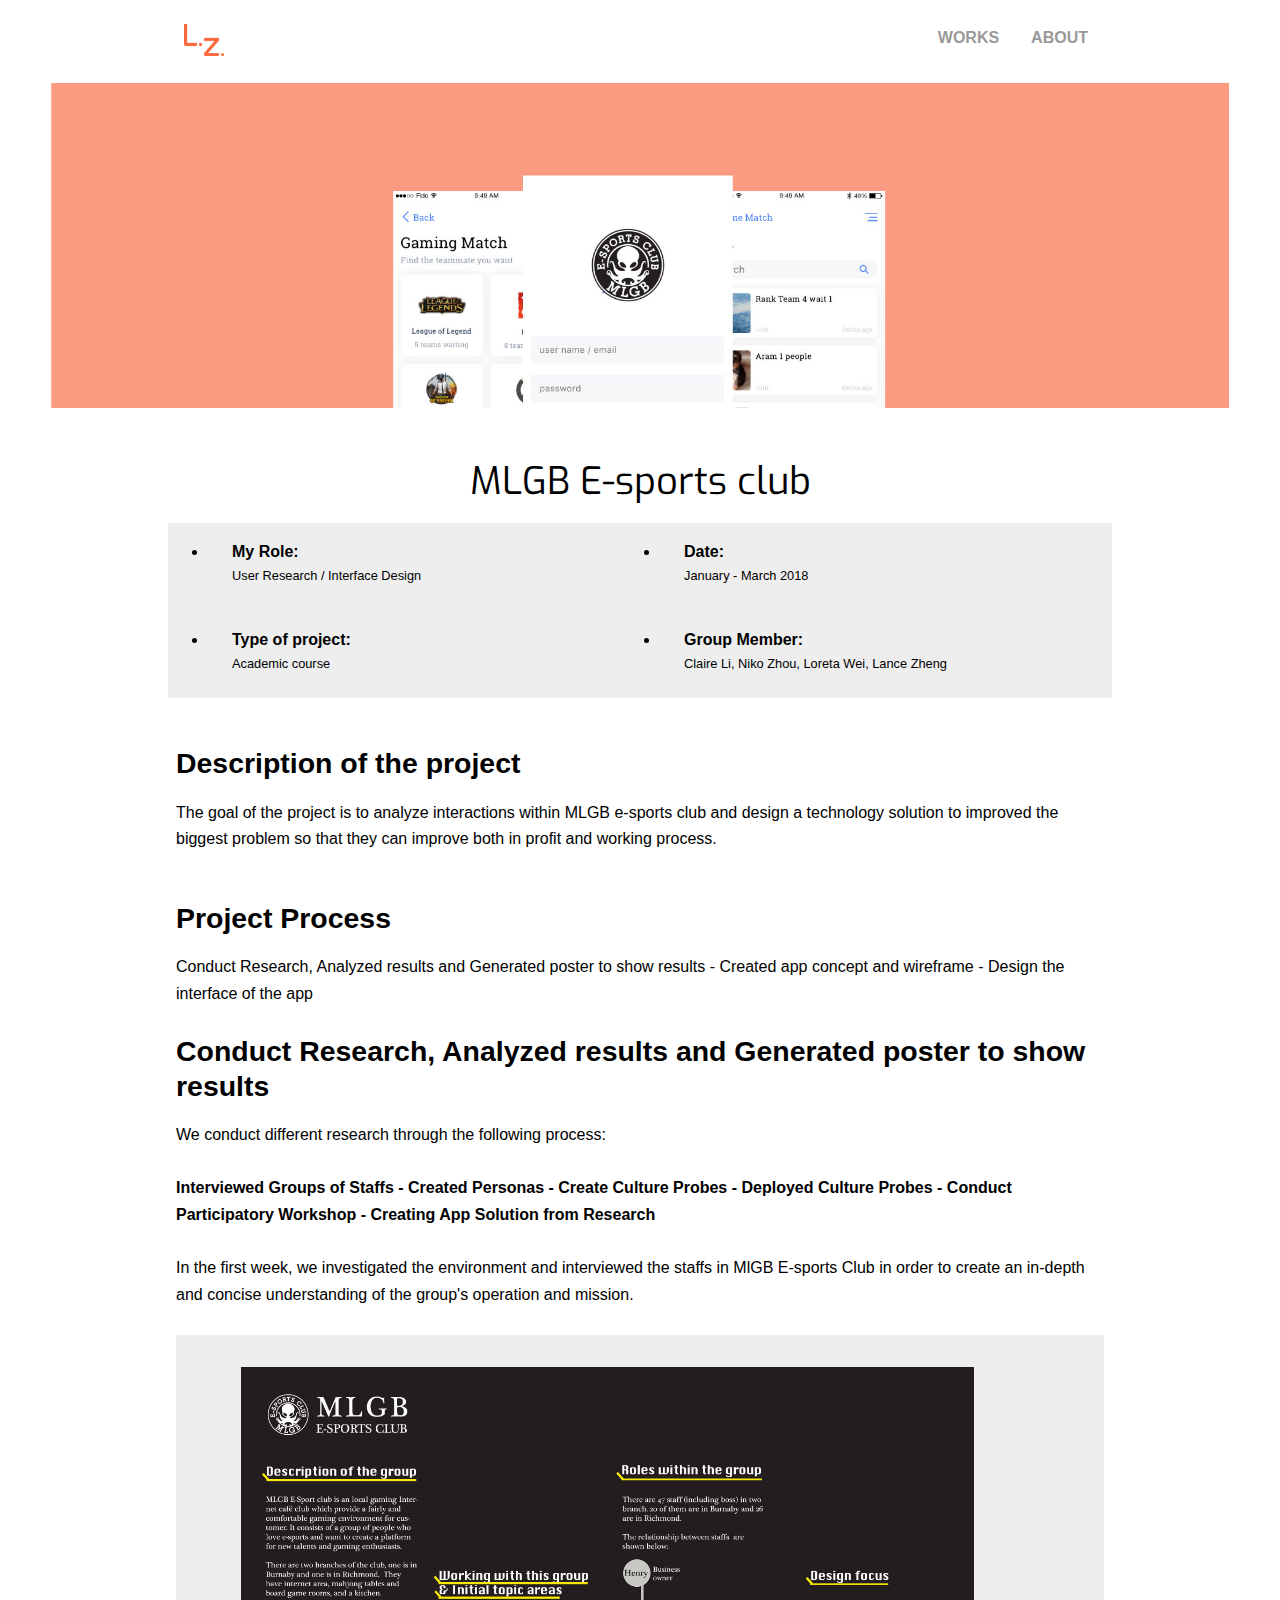
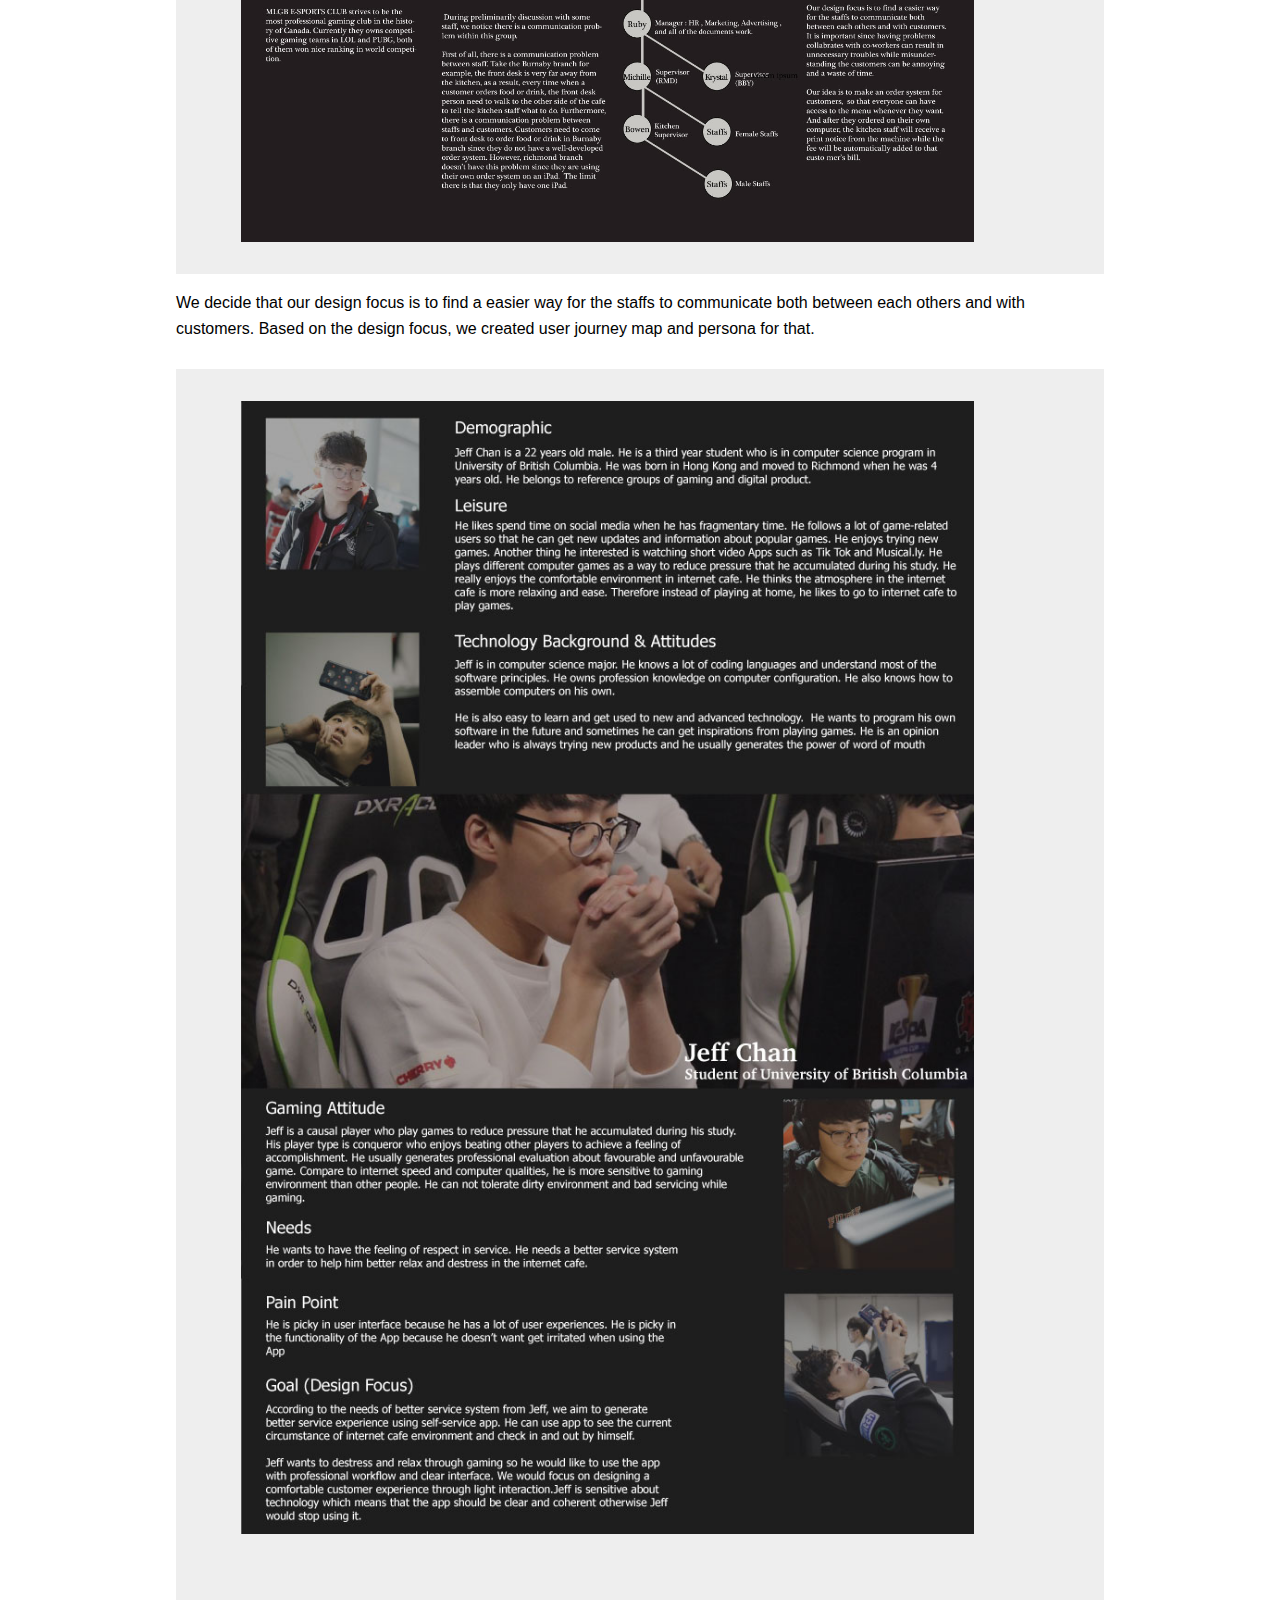
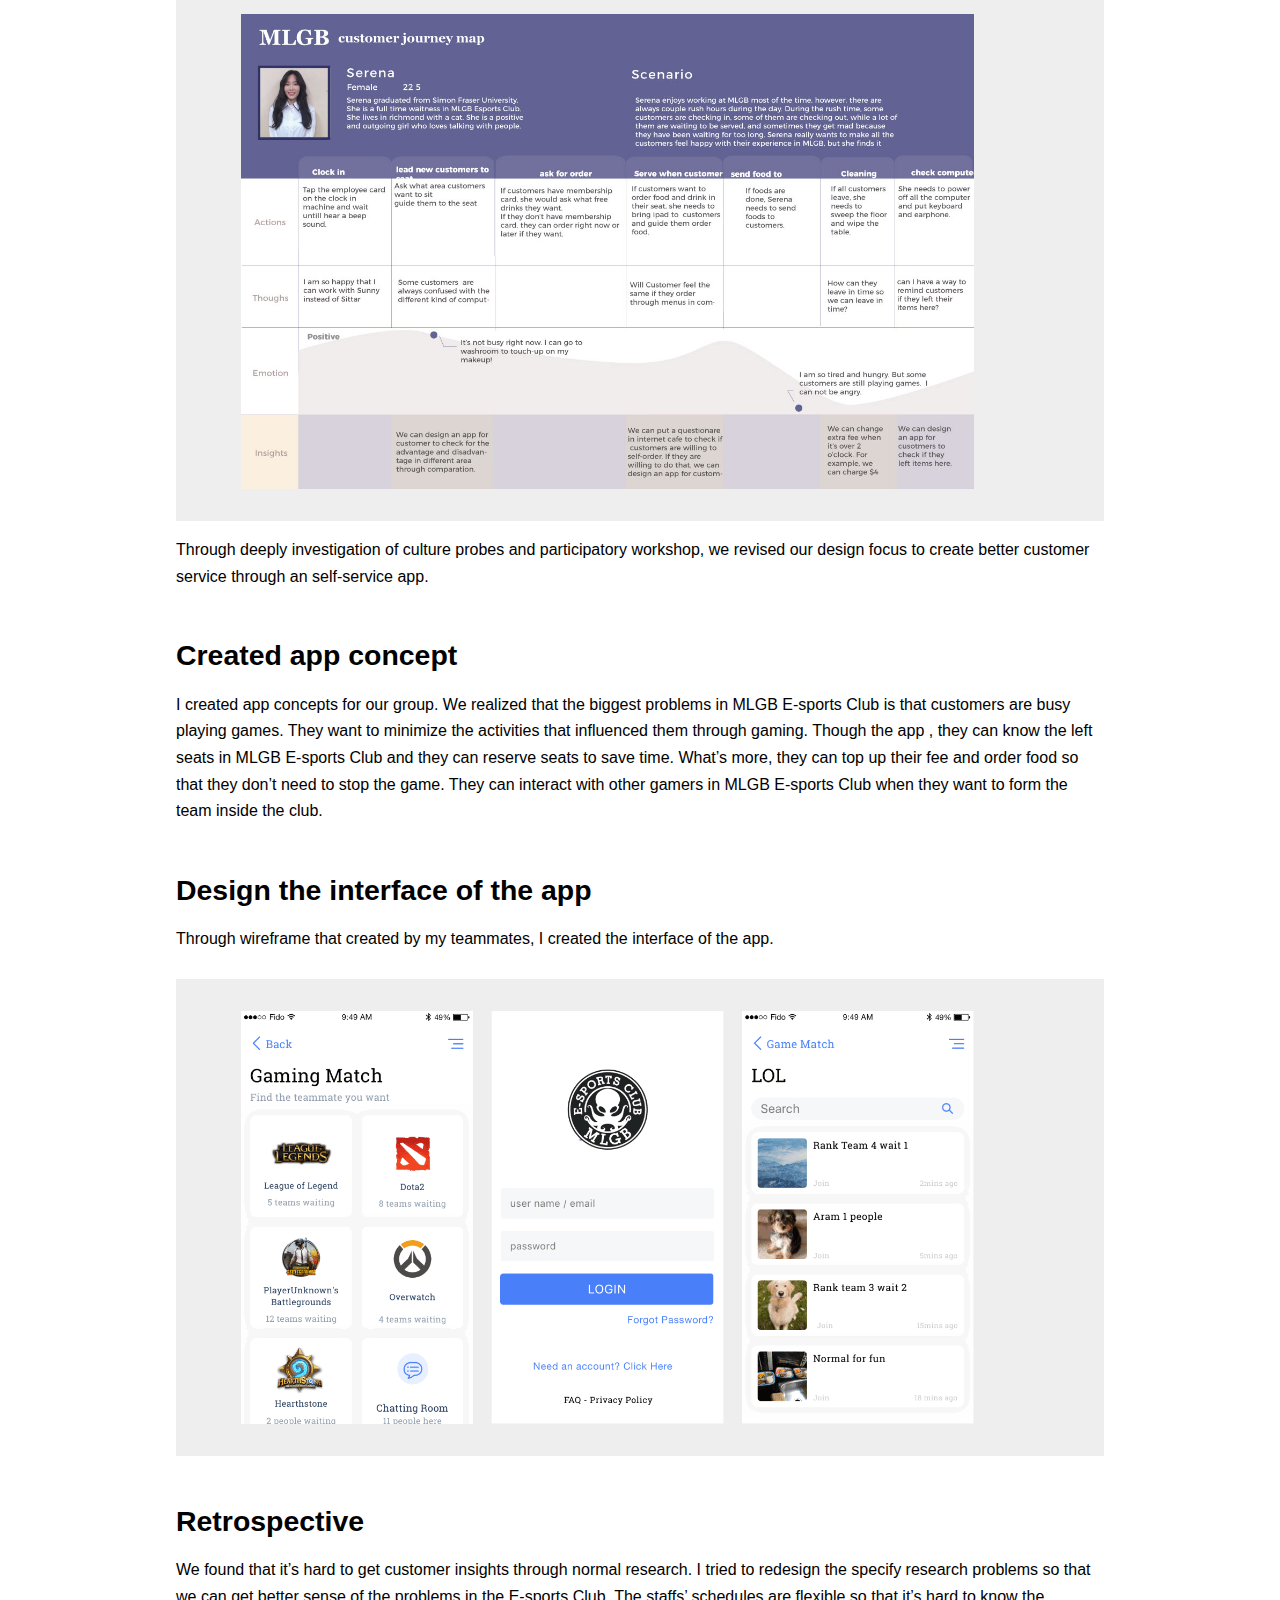
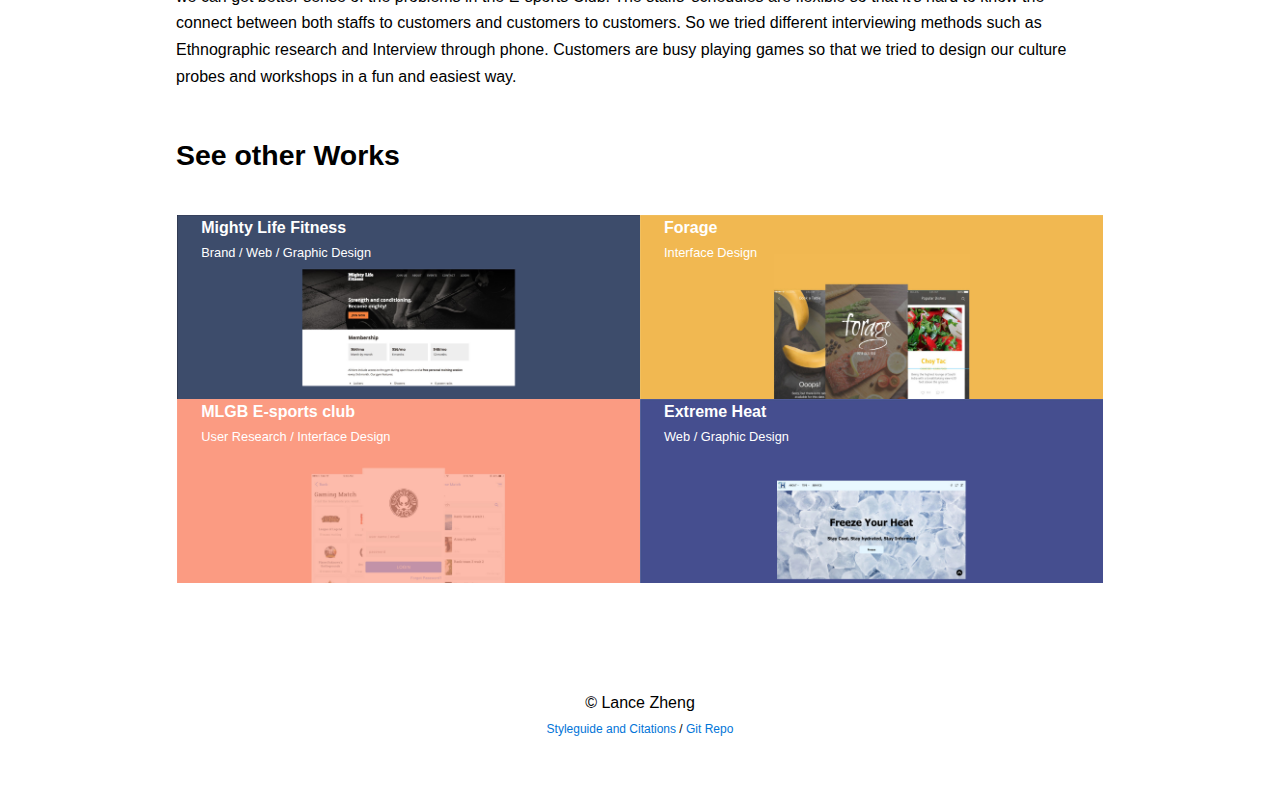
<file: project-three.html>
<!DOCTYPE html>
<html lang="en">
<head>
  <meta charset="utf-8">
  <title>MLGB E-sports Club</title>
  <meta name="viewport" content="width=device-width,initial-scale=1">
  <link href="https://fonts.googleapis.com/css?family=Exo:700%7COOpen+Sans" rel="stylesheet">
  <link href="css/normalize.css" rel="stylesheet">
  <link href="css/main.css" rel="stylesheet">
  <link rel="apple-touch-icon-precomposed" sizes="144x144" href="img/apple-touch-icon-144.png">
  <link rel="apple-touch-icon-precomposed" sizes="152x152" href="img/apple-touch-icon-152.png">
  <link rel="icon" type="image/png" href="img/favicon-32.png" sizes="32x32">
  <link rel="icon" type="image/png" href="img/favicon-16.png" sizes="16x16">
</head>
<body>
  <main class="wrap-all">
    <div class="wrap-content">
      <header class="header-bar">
        <div class="wrap">
          <div class="img-item col col--2md">
          <a href="index.html" class="logo ">
              <img src="img/logo.png" alt="Logo" class="img-responsive img--logo">
          </a>
          </div>
          <nav class="nav">

                <ul class="nav__menu">
                  <li class="nav__item nav__item--toggle">
                    <a href="#" class="nav-btn">Menu</a>
                  </li><!--
                  --><li class="nav__item">
                    <a href="index.html#works" class="nav-btn">Works</a>
                  </li><!--
                  --><li class="nav__item">
                    <a href="index.html#about" class="nav-btn">About</a>
                  </li><!--
                  -->

                </ul>

          </nav>
        </div>
      </header>
      <div class="project portfolio--project--three">
        <div class="project__wrap wrap">
          <div class="project__content">

          </div>

        </div>
      </div>
      <section class="section">
        <div class="wrap">
          <h1 class="project__title">
            MLGB E-sports club
          </h1>
          <ul class="row listing listings--project" >
            <li class="listings__item col col--6md">
              <p class="listings__item-content ">
                <span class="listings__item-title">My Role:</span>
                <span class="listings__item-prop">User Research / Interface Design </span>
              </p>
            </li>
            <li class="listings__item  col col--6md">
              <p class="listings__item-content ">
                <span class="listings__item-title">Date:</span>
                <span class="listings__item-prop">January - March 2018</span>
              </p>
            </li>
            <li class="listings__item   col col--6md">
              <p class="listings__item-content ">
                <span class="listings__item-title">Type of project:</span>
                <span class="listings__item-prop">Academic course</span>
              </p>
            </li>
            <li class="listings__item col col--6md">
              <p class="listings__item-content ">
                <span class="listings__item-title">Group Member:</span>
                <span class="listings__item-prop">Claire Li, Niko Zhou, Loreta Wei, Lance Zheng</span>
              </p>
            </li>
          </ul>
        </div>
       <div class="wrap ">
       <h2 class="project-subtitle">Description of the project</h2>
       <p>The goal of the project is to analyze interactions within MLGB e-sports club and design a technology solution to improved the biggest problem so that they can improve both in profit and working process.

       </p>
       <h2 class="project-subtitle">Project Process </h2>
       <p> Conduct Research, Analyzed results and Generated poster to show results - Created app concept and wireframe - Design the interface of the app
       </p>

       <h2>Conduct Research, Analyzed results and Generated poster to show results</h2>
       <p>
         We conduct different research  through the following process:
       </p>
       <p>
         <strong>Interviewed Groups of Staffs - Created Personas - Create Culture Probes -  Deployed Culture Probes - Conduct Participatory Workshop - Creating App Solution from Research</strong>
       </p>
       <p>
         In the first week, we investigated the environment and interviewed the staffs in MlGB E-sports Club in order to create an in-depth and concise understanding of the group's operation and mission.
       </p>
       <div class="listings--project">
         <a href="img/mlgb-group-poster.jpg" target="_blank" >
           <img src="img/mlgb-group-poster.jpg" alt="Participant Group Slide" class="img-responsive project-image">
         </a>
      </div>
       <p>
        We decide that our design focus is to find a easier way for the staffs to communicate both between each others and with customers. Based on the design focus, we created user journey map and persona for that.

       </p>
       <div class="listings--project">
         <a href="img/mlgb-persona.jpg" target="_blank" >
           <img src="img/mlgb-persona.jpg" alt="persona" class="img-responsive project-image">
         </a>
         <a href="img/mlgb-user-journey-map.jpg" target="_blank" >
           <img src="img/mlgb-user-journey-map.jpg" alt="user journey map" class="img-responsive project-image">
         </a>

      </div>
       <p>
        Through deeply investigation of culture probes and participatory workshop, we revised our design focus to create better customer service through an self-service app.
       </p>


       <h2 class="project-subtitle">Created app concept</h2>
       <p>
        I created app concepts for our group.  We realized that the biggest problems in MLGB E-sports Club is that customers are busy playing games. They want to minimize the activities that influenced them through gaming. Though the app , they can know the left seats in MLGB E-sports Club and they can reserve seats to save time. What’s more, they can top up their fee and order food so that they don’t need to stop the game.  They can interact with other gamers in MLGB E-sports Club when they want to form the team inside the club. 

       </p>
       <h2 class="project-subtitle"> Design the interface of the app </h2>
       <p>
         Through wireframe that created by my teammates, I created the interface of the app.
       </p>
       <div class="listings--project">
         <a href="img/mlgb-interface-design.png" target="_blank" >
           <img src="img/mlgb-interface-design.png" alt="MLGB Interface Design" class="img-responsive project-image">
         </a>
      </div>
       <h2 class="project-subtitle"> Retrospective </h2>
       <p>
         We found that it’s hard to get customer insights through normal research. I tried to redesign the specify research problems so that  we can get better sense of the problems in the E-sports Club.

         The staffs’ schedules are flexible so that it’s hard to know the connect between both staffs to customers and customers to customers. So we tried different interviewing methods such as  Ethnographic research and Interview through phone. Customers are busy playing games so that we tried to design our culture probes and workshops in a fun and easiest way.


       </p>


     </div>
     <div class="wrap ">
       <h2 class="project-subtitle">See other Works</h2>
       <ul class="row listings " >

         <li class="listings__item  listings__project--one  col col--6md">
           <a href="project-one.html" class="project--link">

             <p class="listings__item--content--landing ">
               <span class="listings__item-title">Mighty Life Fitness </span>
               <span class="listings__item-prop">Brand / Web / Graphic Design</span>
             </p>
           </a>
         </li>

         <li class="listings__item listings__project--two col col--6md">
           <a href="project-two.html" class="project--link">
           <p class="listings__item--content--landing">
             <span class="listings__item-title">Forage</span>
             <span class="listings__item-prop">Interface Design</span>
           </p>
         </a>
         </li>
         <li class="listings__item  listings__project--three--active  col col--6md">
             <p class="listings__item--content--landing ">
               <span class="listings__item-title"> MLGB E-sports club
               </span>
               <span class="listings__item-prop"> User Research / Interface Design
               </span>
             </p>
         </li>

         <li class="listings__item listings__project--four  col col--6md">
           <a href="project-four.html" class="project--link">
           <p class="listings__item--content--landing">
             <span class="listings__item-title">Extreme Heat</span>
             <span class="listings__item-prop">Web / Graphic Design</span>
           </p>
         </a>
         </li>
       </ul>
     </div>
    </section>
    </div>
    <footer class="footer">
      <div class="wrap">
          <p class="footer__copyright">
            &copy; Lance Zheng
          </p>
          <p class="footer__note">
            <a href="styleguide.html">Styleguide and Citations</a> /
            <a href="https://github.com/lancezheng/portfolio" target="_blank">Git Repo</a>
          </p>
      </div>
    </footer>
  </main>
  <script src="js/modernizr.js"></script>
</body>
</html>
</file>
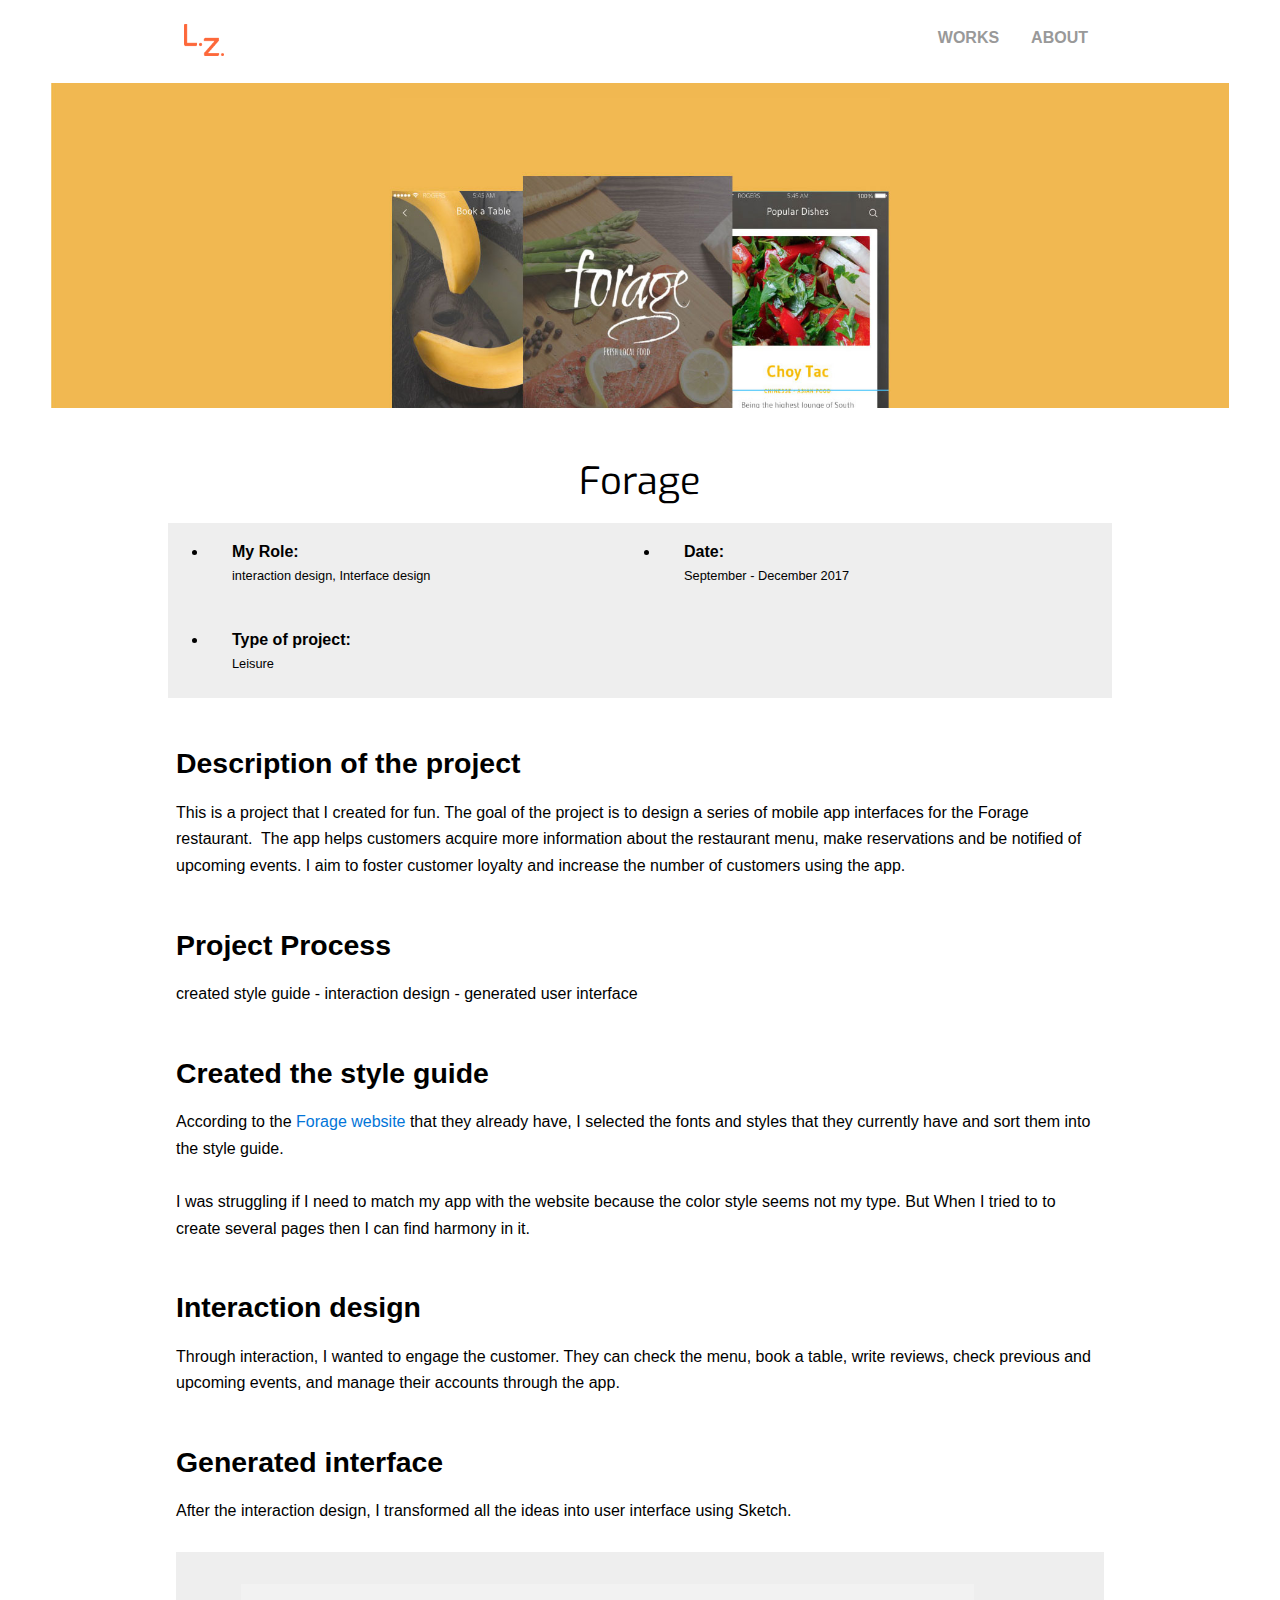
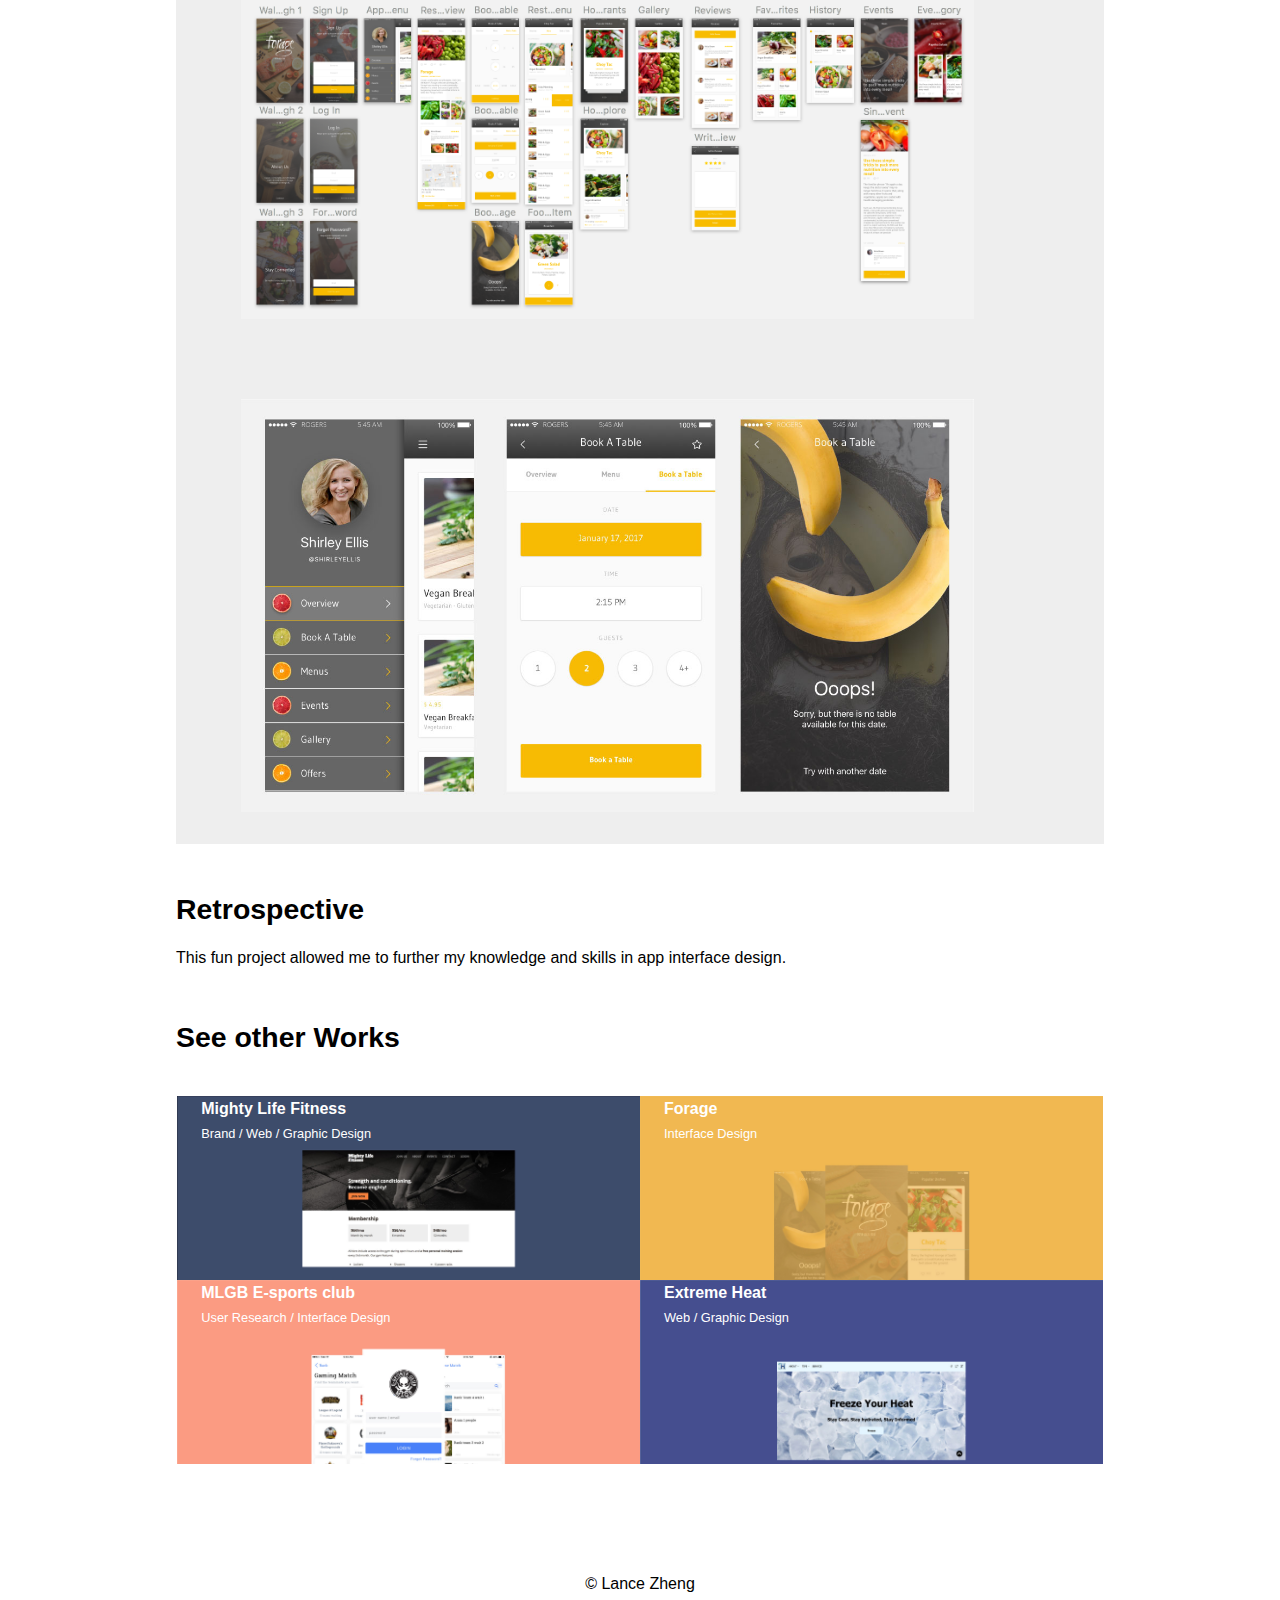
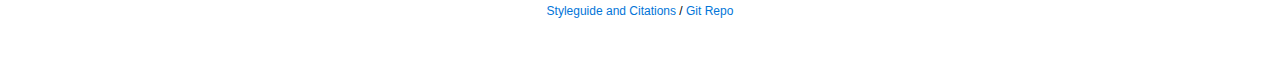
<file: project-two.html>
<!DOCTYPE html>
<html lang="en">
<head>
  <meta charset="utf-8">
  <title>Forage</title>
  <meta name="viewport" content="width=device-width,initial-scale=1">
  <link href="https://fonts.googleapis.com/css?family=Exo:700%7COOpen+Sans" rel="stylesheet">
  <link href="css/normalize.css" rel="stylesheet">
  <link href="css/main.css" rel="stylesheet">
  <link rel="apple-touch-icon-precomposed" sizes="144x144" href="img/apple-touch-icon-144.png">
  <link rel="apple-touch-icon-precomposed" sizes="152x152" href="img/apple-touch-icon-152.png">
  <link rel="icon" type="image/png" href="img/favicon-32.png" sizes="32x32">
  <link rel="icon" type="image/png" href="img/favicon-16.png" sizes="16x16">
</head>
<body>
  <main class="wrap-all">
    <div class="wrap-content">
      <header class="header-bar">
        <div class="wrap">
          <div class="img-item col col--2md">
          <a href="index.html" class="logo ">
              <img src="img/logo.png" alt="Logo" class="img-responsive img--logo">
          </a>
          </div>
          <nav class="nav">

                <ul class="nav__menu">
                  <li class="nav__item nav__item--toggle">
                    <a href="#" class="nav-btn">Menu</a>
                  </li><!--
                  --><li class="nav__item">
                    <a href="index.html#works" class="nav-btn">Works</a>
                  </li><!--
                  --><li class="nav__item">
                    <a href="index.html#about" class="nav-btn">About</a>
                  </li><!--
                  -->

                </ul>

          </nav>
        </div>
      </header>
      <div class="project portfolio--project--two">
        <div class="project__wrap wrap">
          <div class="project__content">

          </div>

        </div>
      </div>
      <section class="section">
        <div class="wrap">
          <h1 class="project__title">
            Forage
          </h1>
          <ul class="row listing listings--project" >
            <li class="listings__item  col col--6md">
              <p class="listings__item-content ">
                <span class="listings__item-title">My Role:</span>
                <span class="listings__item-prop">interaction design, Interface design</span>
              </p>
            </li>
            <li class="listings__item col col--6md">
              <p class="listings__item-content ">
                <span class="listings__item-title">Date:</span>
                <span class="listings__item-prop">September - December 2017</span>
              </p>
            </li>
            <li class="listings__item col col--6md">
              <p class="listings__item-content ">
                <span class="listings__item-title">Type of project:</span>
                <span class="listings__item-prop">Leisure</span>
              </p>
            </li>

          </ul>
        </div>

       <div class="wrap ">
       <h2 class="project-subtitle">Description of the project</h2>
       <p>This is a project that I created for fun. The goal of the project is to design a series of mobile app interfaces for the Forage restaurant.  The app helps customers acquire more information about the restaurant menu, make reservations and be notified of upcoming events. I aim to foster customer loyalty and increase the number of customers using the app.

       </p>
       <h2 class="project-subtitle">Project Process </h2>
       <p> created style guide - interaction design - generated user interface
       </p>
       <h2 class="project-subtitle">Created the style guide </h2>
       <p>
         According to the <a href="http://www.foragevancouver.com/#home">Forage website </a> that they already have, I selected the fonts and styles that they currently have and sort them into the style guide.
       </p>
       <p>I was struggling if I need to match my app with the website because the color style seems not my type. But When I tried to to create several pages then I can find harmony in it.
       </p>
       <h2 class="project-subtitle"> Interaction design  </h2>
       <p>
         Through interaction, I wanted to engage the customer. They can check the menu, book a table, write reviews, check previous and upcoming events, and manage their accounts through the app.
       </p>

       <h2 class="project-subtitle"> Generated interface </h2>
       <p>
         After the interaction design, I transformed all the ideas into user interface using Sketch.  
       </p>
       <div class="listings--project">
         <a href="img/interface-design.png" target="_blank" >
           <img src="img/interface-design.png" alt="interface design" class="img-responsive   project-image">
         </a>
         <a href="img/interface-design-two.jpg" target="_blank" >
           <img src="img/interface-design-two.jpg" alt="interface design" class="img-responsive project-image">
         </a>
       </div>



       <h2 class="project-subtitle"> Retrospective </h2>
       <p>
         This fun project allowed me to further my knowledge and skills in app interface design.


       </p>


     </div>
     <div class="wrap ">
       <h2 class="project-subtitle">See other Works</h2>
       <ul class="row listings " >

         <li class="listings__item  listings__project--one  col col--6md">
           <a href="project-one.html" class="project--link">

             <p class="listings__item--content--landing ">
               <span class="listings__item-title">Mighty Life Fitness </span>
               <span class="listings__item-prop">Brand / Web / Graphic Design</span>
             </p>
           </a>
         </li>

         <li class="listings__item listings__project--two--active col col--6md">
           <p class="listings__item--content--landing">
             <span class="listings__item-title">Forage</span>
             <span class="listings__item-prop">Interface Design</span>
           </p>
         </li>
         <li class="listings__item  listings__project--three  col col--6md">
           <a href="project-three.html" class="project--link">

             <p class="listings__item--content--landing ">
               <span class="listings__item-title"> MLGB E-sports club
               </span>
               <span class="listings__item-prop"> User Research / Interface Design
               </span>
             </p>
           </a>
         </li>

         <li class="listings__item listings__project--four  col col--6md">
           <a href="project-four.html" class="project--link">
           <p class="listings__item--content--landing">
             <span class="listings__item-title">Extreme Heat</span>
             <span class="listings__item-prop">Web / Graphic Design</span>
           </p>
         </a>
         </li>
       </ul>
     </div>
    </section>
    </div>
    <footer class="footer">
      <div class="wrap">
          <p class="footer__copyright">
            &copy; Lance Zheng
          </p>
          <p class="footer__note">
            <a href="styleguide.html">Styleguide and Citations</a> /
            <a href="https://github.com/lancezheng/portfolio" target="_blank">Git Repo</a>
          </p>
      </div>
    </footer>
  </main>
  <script src="js/modernizr.js"></script>
</body>
</html>
</file>
<file: css/main.css>
/**
 * Main Stylesheet
 * ---
 * 00. Variables
 * 01. Base
 * 02. Utilities
 * 03. Layout
 * 04. Grid
 * 05. Button
 * 06. Header Bar
 * 07. Navigation
 * 08. Footer
 * 09. project
 * 10. Listings
 * 11. Others
 * 12. different px
 */

/* --------------------------------------------------------------------------*/
/* 00. Variables                                                             */
/* --------------------------------------------------------------------------*/
:root {

  /* Colors */
  --color-day: white;
  --color-background-gray: #F6F6F6;
  --color-night: #000000;
  --color-light-orange: #fa871d;
  --color-warm-yellow: #f5f1e9;
  --color-sunset-orange: #FD683A;
  --color-sunset-red: #F9273A;
  --color-dark-blue: #1377d5;

  --color-gray-1: #333;
  --color-gray-2: #999;
  --color-gray-3: #CCC;
  --color-gray-4: #EEE;
  --color-gray-5: #F9F9F9;
  --color-anchor: #0275d8;
  --color-anchor-hover: #025aa5;

  /* Colors for project listing */
  --color-peach-pink:#f99b85;
  --color-night-blue:#0f309c;
  --color-banana-yellow:#f0b75a;
  --color-cold-purple:#454f8d;

  /* Fonts */
  --font-primary: 'Open Sans', 'Helvetica Neue', Helvetica, Arial, sans-serif;
  --font-secondary: 'Exo', 'Helvetica Nueue', Helvetica, Arial, sans-serif;

  /* Metrics */
  --wrap-lg: 58rem;
  --wrap-md: 30rem;
  --wrap-sm: 22rem;
  --wrap-padding: 0rem;

}
/* --------------------------------------------------------------------------*/
/* 01. Base                                                                  */
/* --------------------------------------------------------------------------*/

*, *::before, *::after {
  box-sizing: border-box;
}

*:focus {
  outline-offset: 0;
}

html {
  height: 100%;
  font-size: 100%;
}

body {
  margin: 0;
  font-family: var(--font-primary);
  font-weight: 300;
  line-height: 1;
  color: var(--color-night);
  -webkit-tap-highlight-color: rgba(0, 0, 0, 0);
}

::selection {
    background: var(--color-night);
    color: var(--color-day);
}

::-moz-selection {
    background: var(--color-night);
    color: var(--color-day);
}

/* Drop margin */
h1, h2, h3, p, ul, ol, blockquote, figure {
  margin-top: 0;
  margin-bottom: 1.6666rem;
}

/* Standard leading */
p, ul, ol, blockquote {
  line-height: 1.6666;
}

h1, h2, h3 {
  line-height: 1.2;
}

h1, .h1 {
  font-family: var(--font-secondary);
  font-size: 2.370192597rem;
  font-weight: normal;
}

h2, h3,
.h2, .h3 {
  font-weight: bold;
  margin-bottom:  1.2rem;
}

h2, .h2 {
  font-family: var(--font-primary);
  font-size: 1.77768889rem;
}

h3, .h3 {
  font-family: var(--font-primary);
  font-size: 1.3333rem;
}

strong {
  font-weight: 600;
}

small {
  font-size: 0.75rem;
}

a {
  color: #0275d8;
  text-decoration: none;
}

a:hover, a:active, a:focus {
  color: #025aa5;
  text-decoration: underline;
}

figure {
  margin: 0;
}

code {
  display: inline-block;
  padding: 0.25rem;
  background-color: var(--color-gray-4);
  font-family: Monaco, Consolas, monospace;
  font-size: 0.75rem;
  line-height: 1.2;
}

img {
  vertical-align: top;
}


/* --------------------------------------------------------------------------*/
/* 02. Utilities                                                             */
/* --------------------------------------------------------------------------*/

.clear {
  clear: both;
}

.clearfix::after {
  content: '';
  clear: both;
  display: table;
}

/* Anchor marker */
.anchor {
  color: var(--color-gray-3);
  vertical-align: baseline;
}
.anchor:hover, .anchor:active, .anchor:focus {
  text-decoration: none;
}
.anchor::after {
  content: '#';
}

/* Inherit link */
.a-inherit {
  color: inherit;
}
.a-inherit:hover, .a-inherit:active, .a-inherit:focus {
  color: inherit;
}

/* Light link */
.a-light {
  color: white;
}
.a-light:hover, .a-light:active, .a-light:focus {
  color: var(--color-gray-5);
}

.img-responsive {
  display: block;
  max-width: 50%;
  height: auto;
}

.hidden {
  display: none;
}
/* --------------------------------------------------------------------------*/
/* 03. Layout                                                                */
/* --------------------------------------------------------------------------*/

.wrap {
  position: relative;
  margin-left: auto;
  margin-right: auto;
  padding-left: var(--wrap-padding);
  padding-right: var(--wrap-padding);
  max-width: var(--wrap-lg);
}

.wrap--md {
  max-width: var(--wrap-md);
}

.wrap--sm {
  max-width: var(--wrap-sm);
}

/* Flexbox sticky footer */
/* From https://philipwalton.github.io/solved-by-flexbox/demos/sticky-footer/ */
.wrap-all {
  display: flex;
  min-height: 100vh;
  flex-direction: column;
}

.wrap-content {
  flex: 1;
}

.section {
  padding-top: 2rem;
  padding-bottom: 2rem;
  padding-left: 8%;
  padding-right: 8%;
}

.section--alt {
  background-color: var(--color-gray-4);
}
/* --------------------------------------------------------------------------*/
/* 04. Grid                                                                  */
/* Inspired by Flexbox Grid (see citations).                                 */
/* --------------------------------------------------------------------------*/

.row {
  display: flex;
  margin-left: -0.5rem;
  margin-right: -0.5rem;
  flex-wrap: wrap;
}

.col {
  width: 100%;
  padding-left: 0.5rem;
  padding-right: 0.5rem;
}

.grid-col-1of2{
  width: 45%;
  display:inline-block;
}

.col--1 { width: 8.3333%; }
.col--2 { width: 16.6666667%; }
.col--3 { width: 25%; }
.col--4 { width: 33.3333%; }
.col--5 { width: 41.6666667%; }
.col--6 { width: 50%; }
.col--7 { width: 58.3333%; }
.col--8 { width: 66.6666667%; }
.col--9 { width:  75%; }
.col--10 { width: 83.3333%; }
.col--11 { width: 91.6666667%; }
.col--12 { width: 100%; }

/* > 560px (md) */
@media screen and (min-width: 35em) {
  .col--1md { width: 8.3333%; }
  .col--2md { width: 16.6666667%; }
  .col--3md { width: 25%; }
  .col--4md { width: 33.3333%; }
  .col--5md { width: 41.6666667%; }
  .col--6md { width: 50%; }
  .col--7md { width: 58.3333%; }
  .col--8md { width: 66.6666667%; }
  .col--9md { width:  75%; }
  .col--10md { width: 83.3333%; }
  .col--11md { width: 91.6666667%; }
  .col--12md { width: 100%; }
}

/* > 720px (lg) */
@media screen and (min-width: 45em) {
  .col--1lg { width: 8.3333%; }
  .col--2lg { width: 16.6666667%; }
  .col--3lg { width: 25%; }
  .col--4lg { width: 33.3333%; }
  .col--5lg { width: 41.6666667%; }
  .col--6lg { width: 50%; }
  .col--7lg { width: 58.3333%; }
  .col--8lg { width: 66.6666667%; }
  .col--9lg { width:  75%; }
  .col--10lg { width: 83.3333%; }
  .col--11lg { width: 91.6666667%; }
  .col--12lg { width: 100%; }
}
/* --------------------------------------------------------------------------*/
/* 05. Button                                                                */
/* --------------------------------------------------------------------------*/

/* Regular button */
.btn {
  display: inline-block;
  position: relative;
  padding: 0.625rem 1rem 0.5rem 1rem;
  border-radius: 0;
  border: solid 3px var(--color-night);
  background-color: white;
  font-weight: 600;
  line-height: 1;
  text-transform: uppercase;
  text-align: center;
  color: inherit;
  cursor: pointer;
  -webkit-appearance: none;
}
.btn:hover, .btn:active, .btn:focus {
  background-color: var(--color-gray-4);
  text-decoration: none;
  color: inherit;
}
.btn:active {
  top: 2px;
  background-color: var(--color-gray-3);
}
.btn:focus {
  outline: 0;
}

.btn--full {
  width: 100%;
}

/* Primary button */
.btn--primary {
  border-color: transparent;
  background-color:var(--color-light-orange);
  color: var(--color-gray-4);
}
.btn--primary:hover, .btn--primary:active, .btn--primary:focus {
  background-color:var(--color-sunset-orange);
  color: var(--color-night);
}
.btn--primary:active {
  background-color: #C75A11;
}
/* --------------------------------------------------------------------------*/
/* 06. Header bar                                                            */
/* --------------------------------------------------------------------------*/

.header-bar {
  position: fixed;
  z-index: 10;
  width: 100%;
 background-color: white;
 padding-left: 6%;
 padding-right: 6%;
}

.logo {
  display: inline-block;
  transition: transform 0.2s;
  position: relative;
  margin-bottom: 0;
  padding-top: 1.25rem;
  padding-bottom: 1rem;
  padding-right: 1rem;
  line-height: 1;
}
.logo:hover, .logo:active, .logo:focus {
  transform: scale(1.1);
  text-decoration: none;

}
.logo:active {
  top: 2px;
  color: var(--color-gray-2);
}

/* --------------------------------------------------------------------------*/
/* 07. Navigation                                                            */
/* --------------------------------------------------------------------------*/

.nav {
  margin-top: 0.5rem;
  position: absolute;
  top: 0;
  right: 0;
}

.nav__list {
  list-style: none;
  padding-left: 0;
  display: flex;
}

/* Menu */
.nav__menu {
  margin-right: 0.25rem;
  padding-left: 0;
  width: 5.5rem;
  list-style: none;
}
.nav__menu:hover {
  background-color: var(--color-day);
}

/* Menu chevron */
.nav__menu .nav__item:first-child::after {
  content: '';
  display: block;
  position: absolute;
  top: 18px;
  right: 16px;
  border: solid 5px transparent;
  border-top-width: 6px;
  border-top-color: white;
  width: 0;
  height: 0;
}

/* Hide menu items */
.nav__menu .nav__item:not(:first-child) {
  display: none;
}

/* Show menu items on hover */
.nav__menu:hover .nav__item {
  display: block;
}

/* Nav button */
.nav-btn {
  display: inline-block;
  position: relative;
  padding: 1rem;
  font-size: 0.75rem;
  font-weight: 600;
  line-height: 1;
  text-transform: uppercase;
  color: var(--color-gray-2);
}
.nav-btn:hover, .nav-btn:active, .nav-btn:focus, .nav-btn.-active {
  text-decoration: none;
  color: black;
  border-bottom: 1px #ff3100 solid;

}
.nav-btn:active {
  top: 1px;
  color: var(--color-gray-2);
}

/* --------------------------------------------------------------------------*/
/* 08. Footer                                                                */
/* --------------------------------------------------------------------------*/

.footer {
  padding-top: 2rem;
  padding-bottom: 2rem;
  background-color: var(--color-day);
  text-align: center;
  color: var(--color-night);
}



.footer__copyright {
  margin-bottom: 0;
}
.footer__note {
  margin-top: 0.25rem;
  font-size: 0.75rem;
  
}

/* --------------------------------------------------------------------------*/
/* 9. Project                                                                  */
/* --------------------------------------------------------------------------*/

.project {
  position: relative;
  background-color: #f1b851;
  background-size: cover;
  height: 25.5rem;
  margin-left:4%;
  margin-right:4%;

}

.portfolio--project--one{
  background-image: url(../img/project-1.jpg);
  background-position: top center;
}

.portfolio--project--two{
  background-image: url(../img/project-two.jpg);
  background-position: top center;
}
.portfolio--project--three{
  background-image: url(../img/project-three.jpg);
  background-position: top center;
}
.portfolio--project--four{
  background-image: url(../img/project-four.jpg);
  background-position: top center;
}


.project__wrap {
  height: 100%;
}

.project__content {
  position: absolute;
  left: 0;
  bottom: 0;
  z-index: 10;
  padding-bottom: 4rem;
  padding-left: var(--wrap-padding);
  padding-right: var(--wrap-padding);
  width: 100%;
}

.project__title {
  margin-top:1rem;
  margin-bottom: 0;
  font-size: 2.370192597rem;
  line-height: 1.3333;
  color: var(--color-night);
  text-align: center;
}
.project-subtitle{
  margin-top: 3rem;
}

.project--link{
  color:var(--color-night);
}
.project--link:hover, .project--link:active, .project--link:focus {
  padding-top:1em;
  text-decoration: none;
}


.project-image{
 max-width: 86%;
 padding-left: 7%;
 padding-top:2em;
 padding-bottom:2em;
 margin-bottom:1em;
}
.project-image:hover{
  transform: scale(1.02);
  transition: transform 0.3s;
}

/* --------------------------------------------------------------------------*/
/* 10. Listings                                                              */
/* --------------------------------------------------------------------------*/

.listings {
  padding-left: 1%;
  padding-right:1%;
  margin-bottom: 2.6666rem;
  margin-top: 2.6666rem;
  list-style: none;


}
.listings--project{
  background-color: var(--color-gray-4);
  margin-top: 1rem;
}
.listings__item {
  flex-shrink: 0;

}
.listings__item--content--landing{
  display: flex;
  flex-direction: column;
  margin-bottom: 0;
  padding: 0 1rem 8rem 1rem;
  height: 100%;
  color:var(--color-day);
  line-height: 1.6666;

}
.listings__item-content {
  display: flex;
  flex-direction: column;
  margin-bottom: 0;
  padding: 1rem 1rem;
  height: 100%;
  background-color: var(--color-gray-4);

  line-height: 1.6666;
}



.listings__item-title {
  display: block;
  font-size: 1rem;
  font-weight: 600;
}

.listings__item-prop {
  display: block;
  font-size: 0.8rem;
}
.listings__item-prop:last-of-type {
  margin-bottom: 0.5rem;
}


.listings__project--one{
  background-image: url(../img/project-1.jpg);
  background-position: top center;
  background-size: cover;
}
.listings__project--one:hover,.listings__project--one:focus{
  transform: scale(1.05);
  transition: transform 0.3s;
}
.listings__project--one:active,.listings__project--one--active{
  background-image: url(../img/project-one-active.jpg);
  background-position: top center;
  background-size: cover;
}

.listings__project--two{
  background-image: url(../img/project-two.jpg);
  background-position: top center;
  background-size: cover;

}
.listings__project--two:hover,.listings__project--two:focus{
  transform: scale(1.05);
  transition: transform 0.3s;
}
.listings__project--two:active,.listings__project--two--active{
  background-image: url(../img/project-two-active.jpg);
  background-position: top center;
  background-size: cover;
}
.listings__project--three{
  background-image: url(../img/project-three.jpg);
  background-position: top center;
  background-size: cover;
}
.listings__project--three:hover,.listings__project--three:focus{
  transform: scale(1.05);
  transition: transform 0.3s;
}
.listings__project--three:active,.listings__project--three--active{
  background-image: url(../img/project-three-active.jpg);
  background-position: top center;
  background-size: cover;
}
.listings__project--four{
  background-image: url(../img/project-four.jpg);
  background-position: top center;
  background-size: cover;
}

.listings__project--four:hover, .listings__project--four:focus{
  transform: scale(1.05);
  transition: transform 0.3s;
}
.listings__project--four:active,.listings__project--four--active{
  background-image: url(../img/project-four-active.jpg);
  background-position: top center;
  background-size: cover;
}
/* --------------------------------------------------------------------------*/
/* 11. Others                                                                */
/* --------------------------------------------------------------------------*/




.img-item {
  margin-bottom: 0.5rem;
}

#name{

  padding-top:7rem;
  padding-bottom:9em;
}

#works{
  background-color:var(--color-day);
  padding-top:100px;
  margin-top: -100px;

}
#about{
  background-color:var(--color-warm-yellow);
  padding-top:100px;


}
.clearfix::after {
  display: table;
  clear: both;
  content: '';
}


.intro{
  background-color:var(--color-warm-yellow);
  padding-left: 21%;
}


.landing-image-two{
   max-width: 85%;
}

/* --------------------------------------------------------------------------*/
/* 12. different size                                                          */
/* --------------------------------------------------------------------------*/
@media screen and (min-width: 40em) {

  .nav-btn {
    padding-left: 1rem;
    padding-right: 1rem;
    font-size: 1rem;
  }

  .nav__menu .nav__item:first-child {
    display: none;
  }

  .nav__menu .nav__item:not(:first-child) {
    display: inline-block;
  }

  .nav-btn {
    margin-top: 0.375rem;
    color: var(--color-gray-2);
  }

  .nav__menu {
    margin-right: 0;
    width: auto;
  }

  .nav__menu:hover {
    background-color: transparent;
  }

  .logo {
    padding-top: 1.5rem;

  }
  .img--logo{
    max-width: 2.5rem;
  }
  .intro-name{
    font-size:2.077689rem;
    font-family: 'Exo', 'Helvetica Nueue', Helvetica, Arial, sans-serif;
  }
  .intro-work{
    font-size:0.8333rem;
    font-family: 'Open Sans', 'Helvetica Nueue', Helvetica, Arial, sans-serif;
  }
  .landing-image{
     max-width: 66%;
  }

  .intro-text{
  padding-top: 7%;
  padding-left: 0;
  }
}


@media screen and (max-width: 982px) {

  .intro-name{
    font-size:1.6333rem;
    font-family: 'Exo', 'Helvetica Nueue', Helvetica, Arial, sans-serif;
    font-style: bold;
  }
  .intro-work{
    font-size:0.7333rem;
    font-family: 'Open Sans', 'Helvetica Nueue', Helvetica, Arial, sans-serif;

  }
  .bio{
    font-size: 0.8rem;
  }
  .landing-image-two{
     max-width: 95%;
  }
}
@media screen and (max-width: 860px) {

  .intro-name{
    font-size:1.4333rem;

  }
  .intro-work{
    font-size:0.5333rem;

  }

}
@media screen and (max-width: 40em)  {

  .img--logo{
    max-width: 2rem;
  }

  #name {
    padding-top: 5rem;
    padding-bottom: 8em;
}
}
@media screen and (max-width: 629px) {

  .landing-image{
     max-width: 80%;
     margin-left:8%;

  }
  .intro-text{
    width:100%;
    margin-left:10%;

  }

}
@media screen and (max-width: 560px) {

  .landing-image{
     max-width: 60%;
     margin-left: 5%
  }
  .landing-image-two{
     max-width: 80%;
     margin-left: 5%
  }

}
}
</file>
<file: css/styleguide.css>
/**
 * Style Guide Stylesheet
 * ---
 * 01. General
 * 02. Sidebar
 * 03. Content
 * 04. Navigation
 * 05. Citations
 * 06. Typograhy
 * 07. Colors
 * 08. Component
 * 09. Footer
 * 10. > 720px (lg)
 */

/* --------------------------------------------------------------------------*/
/* 01. General                                                               */
/* --------------------------------------------------------------------------*/

.sg-wrap {
  display: flex;
  flex-direction: column;
  height: 100vh;
}

/* Placeholder block */
.sg-block {
  background-color: var(--color-gray-4);
  height: 20px;
  margin-bottom: 0.5rem;
}

/* --------------------------------------------------------------------------*/
/* 02. Sidebar                                                               */
/* --------------------------------------------------------------------------*/

.sg-sidebar {
  background-color: #FFFFFF;
}

.sg-sidebar__content {
  padding: 2rem 1rem 0.5rem 1rem;
}

.sg-sidebar__logo {
  margin-bottom: 0;
  font-size: 1.3333rem;
  line-height: 1.2;
  color: white;
}
.sg-sidebar__logo > a {
  color: inherit;
}
.sg-sidebar__logo > a:hover {
  color: white;
  text-decoration: none;
}
.sg-sidebar__logo > a:active,
.sg-sidebar__logo > a:focus {
  color: var(--color-gray-3);
  text-decoration: none;
}

/* --------------------------------------------------------------------------*/
/* 03. Content                                                               */
/* --------------------------------------------------------------------------*/

.sg-content {
  padding: 3rem 0 1rem 0;
  overflow-y: scroll;
  overflow-x: hidden;
  height: 100%;
  -webkit-overflow-scrolling: touch; /* Ensure iOS smooth scrolling */
}

.sg-content-wrap {
  padding: 0 1rem;
  max-width: 39rem; /* 624px */
}
.gallery{
  max-width: 100%;
}

/* --------------------------------------------------------------------------*/
/* 04. Navigation                                                            */
/* --------------------------------------------------------------------------*/

.sg-nav {
  margin-top: 0.5rem;
}
.sg-nav::after {
  content: '';
  display: table;
  clear: both;
}

.sg-nav__list {
  list-style: none;
  margin: 0;
  padding-left: 0;
}

.sg-nav__list > li {
  float: left;
  margin-right: 1rem;
}
.sg-nav__list > li:last-of-type {
  margin-right: 0;
}

.sg-nav__item {
  display: block;
  line-height: 2;
  color: black;
}
.sg-nav__item:hover {
  color: black;
}
.sg-nav__item:active, .sg-nav__item:focus {
  color: var(--color-gray-3);
  text-decoration: none;
}

.sg-nav__item--active {
  font-weight: 600;
}

.sg-nav__item--anchor {
  display: none;
  padding-left: 1rem;
}

/* --------------------------------------------------------------------------*/
/* 05. Citations                                                             */
/* --------------------------------------------------------------------------*/

.sg-citations {
  list-style: none;
  padding-left: 0;
}

.sg-citations > li {
  margin-bottom: 1.6666rem;
  text-indent: -2rem;
  padding-left: 2rem;
  word-wrap: break-word;
}

/* --------------------------------------------------------------------------*/
/* 06. Tyopgraphy                                                            */
/* --------------------------------------------------------------------------*/

.sg-typography__display-font {
  font-family: 'Exo', 'Helvetica Nueue', Helvetica, Arial, sans-serif;
}

.sg-typography__body-font {
  font-weight: 600;
}

.sg-typography__chart {
  list-style: none;
  padding-left: 0;
  border-top: solid 4px var(--color-gray-3);
  border-bottom: solid 3px var(--color-gray-3);
}

.sg-typography__chart-item {
  display: flex;
  border-bottom: solid 1px var(--color-gray-3);
  padding: 1rem 0;
}

.sg-typography__preview {
  align-self: baseline;
  display: block;
  margin-bottom: 0;
  width: 100%;
}

.sg-typography__meta {
  margin-bottom: 0;
  flex-shrink: 0;
  align-self: baseline;
  font-size: 0.75rem;
  text-align: right;
  color: var(--color-gray-2);
}

/* --------------------------------------------------------------------------*/
/* 07. Colors                                                                */
/* --------------------------------------------------------------------------*/

.sg-colors {
  list-style: none;
  padding-left: 0;
}

.sg-color {
  display: flex;
  margin-bottom: 0.5rem;
  border: solid 1px rgba(0,0,0,0.1);
  padding: 1rem;
}

.sg-color__name {
  width: 100%;
  align-self: baseline;
  opacity: 0.8;
}

.sg-color__value {
  flex-shrink: 0;
  align-self: baseline;
  font-size: 0.75rem;
  text-align: right;
  opacity: 0.4;
}

.sg-color--day {
  background-color: white;
}
.sg-color-warm-yellow {
  background-color:var(--color-warm-yellow);

}
.sg-color-background-gray {
  background-color:var(--color-background-gray);
}

.sg-color--night {
  background-color: var(--color-night);
  color: white;
}

.sg-color--light-orange {
  background-color: var(--color-light-orange);
}

.sg-color--sunset-orange {
  background-color: var(--color-sunset-orange);
}

.sg-color--sunset-red {
  background-color: var(--color-sunset-red);
  color: white;
}

.sg-color--dark-blue {
  background-color: var(--color-dark-blue);
}

.sg-color--gray-1 {
  background-color: var(--color-gray-1);
  color: white;
}

.sg-color--gray-2 {
  background-color: var(--color-gray-2);
  color: white;
}

.sg-color--gray-3 {
  background-color: var(--color-gray-3);
}

.sg-color--gray-4 {
  background-color: var(--color-gray-4);
}

.sg-color--gray-5 {
  background-color: var(--color-gray-5);
}

.sg-color--anchor {
  background-color: var(--color-anchor);
  color: white;
}

.sg-color--anchor-hover {
  background-color: var(--color-anchor-hover);
  color: white;
}
.sg-color--peach-pink{
  background-color: var(--color-peach-pink);
  color: white;
}
.sg-color--night-blue{
  background-color: var(--color-night-blue);
  color: white;
}
.sg-color--banana-yellow{
  background-color: var(--color-banana-yellow);
  color: white;
}
.sg-color--cold-purple{
  background-color: var(--color-cold-purple);
  color: white;
}

/* --------------------------------------------------------------------------*/
/* 08. Component                                                             */
/* --------------------------------------------------------------------------*/

.sg-component-preview {
  padding: 1rem;
  border: solid 1px var(--color-gray-4);
}

.sg-component-label {
  margin-bottom: 0.5rem;
  font-weight: 600;
  font-size: 0.75rem;
  text-transform: uppercase;
  color: var(--color-night);
}

.sg-component-dark {
  position: relative;
  background-color: var(--color-day);
}

.sg-component-nav {
  height: 6rem;
}

.sg-component-code {
  margin-bottom: 1.6666rem;
  padding: 1rem;
  background-color: var(--color-gray-4);
}

.sg-component-code pre {
  margin: 0;
}

.sg-component-code code {
  padding: 0;
  white-space: pre-wrap;
}

/* --------------------------------------------------------------------------*/
/* 09. Footer                                                                */
/* --------------------------------------------------------------------------*/

.sg-footer-content {
  border-top: solid 1px var(--color-gray-3);
  padding-top: 1.6666rem;
  font-size: 0.75rem;
  color: var(--color-gray-2);
}

/* --------------------------------------------------------------------------*/
/* 10. > 720px                                                               */
/* --------------------------------------------------------------------------*/

@media screen and (min-width: 45em) {

  .sg-wrap {
    flex-direction: row;
  }

  .sg-sidebar__logo {
    margin-bottom: 1.5rem;
  }

  .sg-nav__list > li {
    float: none;
    margin-right: 0;
  }

  .sg-nav__item--anchor {
    display: block;
  }

  .sg-nav__item--page {
    margin-top: 1rem;
  }

  .sg-sidebar {
    flex-shrink: 0;
    flex-grow: 0.3333;
    flex-basis: 12rem; /* 192px */
    overflow-x: hidden;
    overflow-y: auto;
    height: 100vh;
  }

  .sg-sidebar__content {
    float: right;
    padding: 3rem 1rem;
    width: 12rem; /* 192px */
  }

  .sg-content-wrap {
    padding-left: 2rem;
    padding-right: 2rem;
  }

  .sg-content {
    flex-grow: 1;
    flex-basis: 39rem; /* 624px */
    overflow-x: hidden;
    overflow-y: auto;
    padding-top: 3rem;
    height: 100vh;
  }

}

.project1-background {
  background-image: url(../img/project-two.jpg);
  background-position: top center;
}
</file>
